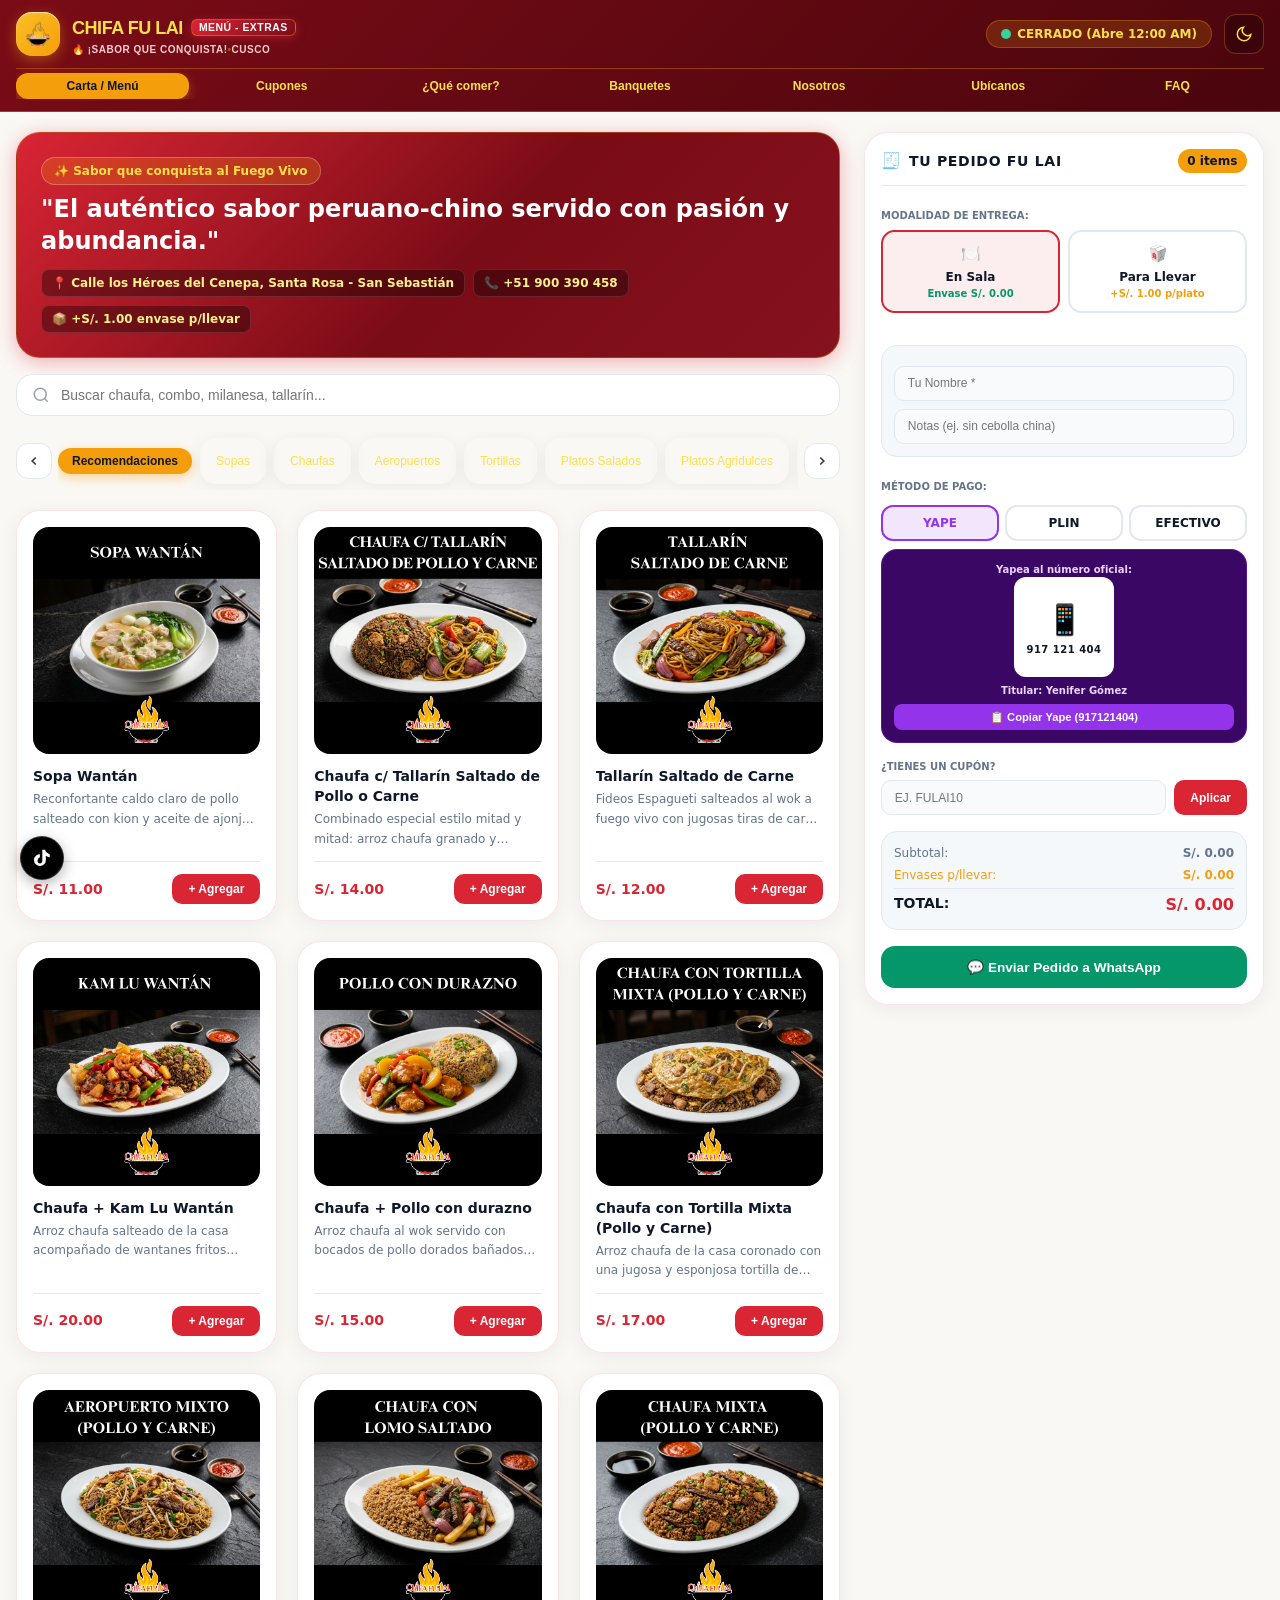
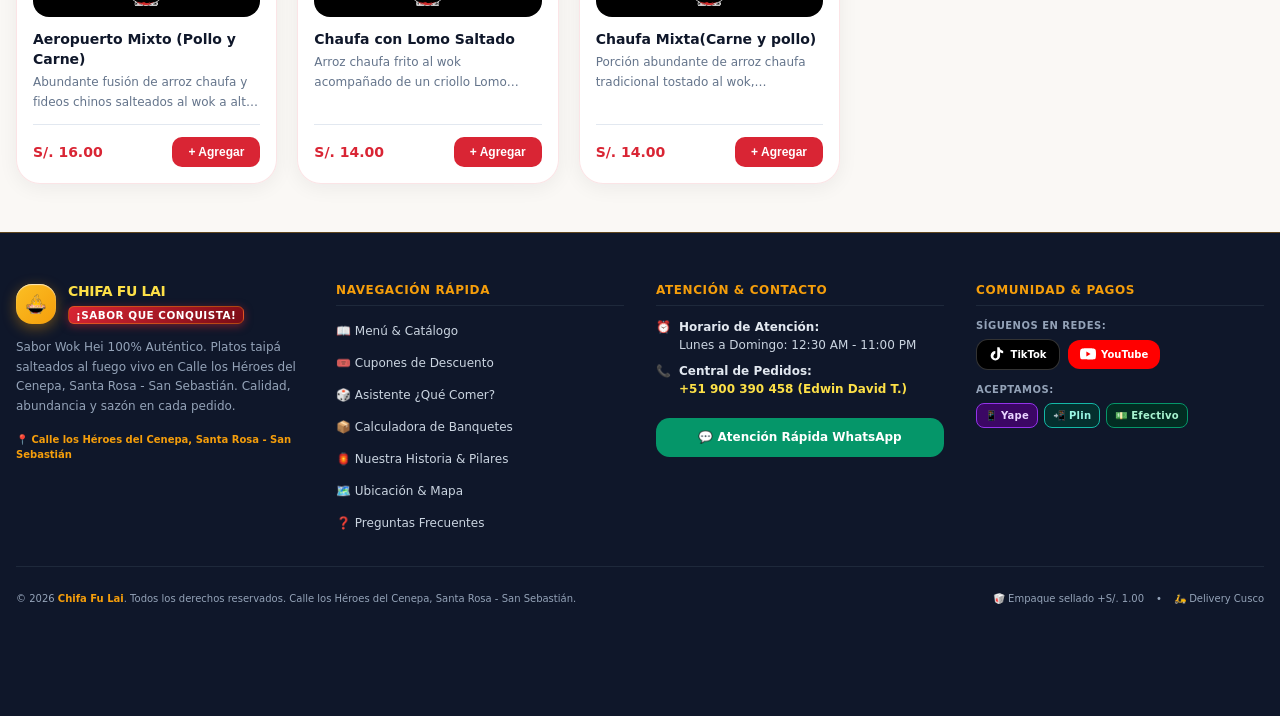
<file: index.html>
<!-- ====================================================================
     PROYECTO: CHIFA FU LAI - CARTA DIGITAL & SISTEMA DE PEDIDOS
     ARCHIVO: index.html (Estructura HTML5 Principal - SPA)
     VERSIÓN: 2.0.0 (Edición Chifa Fu Lai 100% Completa)
     AUTOR: LUIS MIGUEL VERDE GUILLEN - Equipo de Desarrollo Web
     UBICACIÓN: Calle los Héroes del Cenepa, Santa Rosa - San Sebastián PERÚ
     DESCRIPCIÓN: Interfaz web responsive Single Page Application (SPA) 
                  diseñada para ventas y pedidos directos por WhatsApp.
                  Incluye catálogo dinámico de productos, cupones de descuento,
                  asistente "Sorpréndeme", calculadora de banquetes, mapa 
                  interactivo, acordeón FAQ y botones flotantes laterales.
     ==================================================================== -->

<!DOCTYPE html>
<html lang="es" class="light">
<head>
  <!-- METADATOS BÁSICOS Y CONFIGURACIÓN -->
  <meta charset="UTF-8" />
  <meta name="viewport" content="width=device-width, initial-scale=1.0" />
  <title>CHIFA FU LAI - Carta Digital & Pedidos | ¡Sabor que conquista!</title>

  <!-- SEGURIDAD HTTP Y CONTENT SECURITY POLICY (CSP) -->
  <meta http-equiv="Content-Security-Policy" content="default-src 'self'; script-src 'self' 'unsafe-inline'; style-src 'self' 'unsafe-inline' https://fonts.googleapis.com; font-src 'self' https://fonts.gstatic.com; img-src 'self' data: https://placehold.co https://*.google.com https://*.gstatic.com; frame-src 'self' https://maps.google.com https://www.google.com https://*.google.com; connect-src 'self';" />

  <!-- METADATOS SEO Y OPEN GRAPH (SOCIAL MEDIA PREVIEWS) -->
  <meta name="description" content="Carta digital y sistema de pedidos al wok del restaurante Chifa Fu Lai en Cusco, Calle los Héroes del Cenepa, Santa Rosa - San Sebastián ¡Sabor que conquista con platos taipá salteados al fuego vivo!" />
  <meta property="og:title" content="CHIFA FU LAI - Carta Digital & Pedidos | Cusco" />
  <meta property="og:description" content="¡Sabor que conquista! Chaufas, Combos, Tallarines y Banquetes en Calle los Héroes del Cenepa, Santa Rosa - San Sebastián" />
  <meta property="og:image" content="img/combos/combo-a.jpg" />
  <meta property="og:type" content="website" />
  <meta property="og:locale" content="es_PE" />

  <!-- FAVICON COMERCIAL -->
  <link rel="icon" type="image/svg+xml" href="img/gemini-svg.svg" />
  
  <!-- HOJA DE ESTILOS PRINCIPAL -->
  <link rel="stylesheet" href="style/style.css" />
  
  <!-- FUENTES TIPOGRÁFICAS (GOOGLE FONTS - PLUS JAKARTA SANS) -->
  <link rel="preconnect" href="https://fonts.googleapis.com">
  <link rel="preconnect" href="https://fonts.gstatic.com" crossorigin>
  <link href="https://fonts.googleapis.com/css2?family=Plus+Jakarta+Sans:wght@400;500;600;700;800;900&display=swap" rel="stylesheet">
</head>

<body class="bg-cream dark-bg-dark text-slate-900 dark-text-slate-100 min-h-screen">

  <!-- ==================================================================== -->
  <!-- ENCABEZADO GENERAL DE LA APLICACIÓN (HEADER & NAVEGACIÓN STICKY)     -->
  <!-- ==================================================================== -->
  <header id="main-header" class="header-nav sticky-top z-40 text-white">
    <div class="max-w-7xl mx-auto px-4 py-3">
      
      <!-- SUBSECCIÓN: BRANDING, ESTADO DEL LOCAL Y BOTÓN DE TEMA -->
      <div class="flex items-center justify-between gap-3">
        
        <!-- Logo Interactivo y Nombre Comercial -->
        <button type="button" class="flex items-center gap-3 cursor-pointer brand-btn text-left bg-transparent border-0 group" id="brand-logo-btn" aria-label="Ir al inicio de la carta">

          <!-- Logo de la Marca en SVG -->
          <div class="brand-logo-box w-11 h-11 rounded-2xl flex items-center justify-center text-slate-950 flex-shrink-0 relative overflow-hidden">
            <div class="absolute inset-0 brand-logo-shine opacity-0 group-hover:opacity-100 transition-opacity duration-300"></div>

            <img src="img/gemini-svg.svg" alt="Logo Chifa Fu Lai" class="w-6 h-6 brand-flame-icon transition-transform duration-300 object-contain" />
          </div>

          <!-- Títulos y Eslogan Comercial -->
          <div>
            <div class="flex items-center gap-2">
              <h1 class="text-base sm-text-lg font-black tracking-tight text-amber-300 m-0 leading-tight group-hover:text-amber-gold transition-colors">
                CHIFA FU LAI
              </h1>
              <span class="badge-chifa-glow">Menú - Extras</span>
            </div>
            <p class="text-sub-brand uppercase mt-0-5 flex items-center gap-1.5 m-0 font-extrabold tracking-wider text-micro">
              <span>🔥 ¡SABOR QUE CONQUISTA!</span>
              <span class="text-amber-gold opacity-50">•</span>
              <span>CUSCO</span>
            </p>
          </div>
        </button>

        <!-- Acciones Superiores: Insignia Estado Escritorio y Conmutador de Modo Oscuro -->
        <div class="flex items-center gap-3">
          <div id="status-badge-desktop" class="hidden sm-inline-flex items-center gap-1-5 px-3-5 py-1 rounded-full text-xs font-bold bg-amber-trans text-amber-300 border-amber-trans">
            <span id="dot-desktop" class="w-2-5 h-2-5 rounded-full bg-emerald-400 animate-ping"></span>
            <span id="text-desktop">ABIERTO</span>
          </div>

          <button id="theme-toggle-btn" class="w-10 h-10 rounded-xl bg-black-25 text-amber-300 flex items-center justify-center active-scale border-amber-trans cursor-pointer" aria-label="Cambiar Tema">
            <svg id="theme-icon-sun" class="icon-md hidden" viewBox="0 0 24 24" fill="none" stroke="currentColor" stroke-width="2" aria-hidden="true"><circle cx="12" cy="12" r="5"/><line x1="12" y1="1" x2="12" y2="3"/><line x1="12" y1="21" x2="12" y2="23"/><line x1="4.22" y1="4.22" x2="5.64" y2="5.64"/><line x1="18.36" y1="18.36" x2="19.78" y2="19.78"/><line x1="1" y1="12" x2="3" y2="12"/><line x1="21" y1="12" x2="23" y2="12"/><line x1="4.22" y1="19.78" x2="5.64" y2="18.36"/><line x1="18.36" y1="5.64" x2="19.78" y2="4.22"/></svg>
            <svg id="theme-icon-moon" class="icon-md" viewBox="0 0 24 24" fill="none" stroke="currentColor" stroke-width="2" aria-hidden="true"><path d="M21 12.79A9 9 0 1 1 11.21 3 7 7 0 0 0 21 12.79z"/></svg>
          </button>
        </div>
      </div>

      <!-- SUBSECCIÓN: BARRA DE ESTADO SECUNDARIA PARA DISPOSITIVOS MÓVILES -->
      <div class="mt-2-5 sm-hidden flex items-center justify-between text-xs border-t-amber pt-2">
        <div id="status-badge-mobile" class="inline-flex items-center gap-1-5 px-2-5 py-0-5 rounded-full text-xs font-bold bg-amber-trans text-amber-200 border-amber-trans">
          <span id="dot-mobile" class="w-2 h-2 rounded-full bg-emerald-400"></span>
          <span id="text-mobile">ABIERTO (12:30 AM - 11:00 PM)</span>
        </div>
        <span class="text-xs font-medium text-amber-200">
          📍 Calle los Héroes del Cenepa, Santa Rosa - San Sebastián
        </span>
      </div>

      <!-- SUBSECCIÓN: PESTAÑAS DE NAVEGACIÓN PRINCIPAL (Navegación SPA) -->
      <nav class="flex items-center gap-1-5 mt-3 pt-1 border-t-amber overflow-x-auto no-scrollbar scroll-smooth w-full" aria-label="Navegación principal" role="tablist">
        <button id="tab-btn-sec-carta" class="tab-btn active-tab flex-1 min-w-max px-3-5 py-1-5 rounded-xl text-xs font-black flex items-center justify-center gap-1-5 text-center" role="tab" aria-selected="true" aria-controls="sec-carta">
          <span>Carta / Menú</span>
        </button>
        <button id="tab-btn-sec-promos" class="tab-btn flex-1 min-w-max px-3-5 py-1-5 rounded-xl text-xs font-black flex items-center justify-center gap-1-5 text-center" role="tab" aria-selected="false" aria-controls="sec-promos">
          <span>Cupones</span>
        </button>
        <button id="tab-btn-sec-sorprendeme" class="tab-btn flex-1 min-w-max px-3-5 py-1-5 rounded-xl text-xs font-black flex items-center justify-center gap-1-5 text-center" role="tab" aria-selected="false" aria-controls="sec-sorprendeme">
          <span>¿Qué comer?</span>
        </button>
        <button id="tab-btn-sec-banquetes" class="tab-btn flex-1 min-w-max px-3-5 py-1-5 rounded-xl text-xs font-black flex items-center justify-center gap-1-5 text-center" role="tab" aria-selected="false" aria-controls="sec-banquetes">
          <span>Banquetes</span>
        </button>
        <button id="tab-btn-sec-nosotros" class="tab-btn flex-1 min-w-max px-3-5 py-1-5 rounded-xl text-xs font-black flex items-center justify-center gap-1-5 text-center" role="tab" aria-selected="false" aria-controls="sec-nosotros">
          <span>Nosotros</span>
        </button>
        <button id="tab-btn-sec-ubicacion" class="tab-btn flex-1 min-w-max px-3-5 py-1-5 rounded-xl text-xs font-black flex items-center justify-center gap-1-5 text-center" role="tab" aria-selected="false" aria-controls="sec-ubicacion">
          <span>Ubícanos</span>
        </button>
        <button id="tab-btn-sec-faq" class="tab-btn flex-1 min-w-max px-3-5 py-1-5 rounded-xl text-xs font-black flex items-center justify-center gap-1-5 text-center" role="tab" aria-selected="false" aria-controls="sec-faq">
          <span>FAQ</span>
        </button>
      </nav>
    </div>
  </header>

  <!-- ==================================================================== -->
  <!-- CONTENEDOR PRINCIPAL DE CONTENIDO SPA Y SIDEBAR                    -->
  <!-- ==================================================================== -->
  <main class="max-w-7xl mx-auto px-4 pt-5 pb-28 lg-pb-12">
    <div class="lg-grid lg-grid-cols-12 lg-gap-6 items-start">
      
      <!-- ================================================================ -->
      <!-- COLUMNA PRINCIPAL DE MÓDULOS (8 COLUMNAS DESKTOP)                -->
      <!-- ================================================================ -->
      <div class="lg-col-span-8 space-y-5">

        <!-- -------------------------------------------------------------- -->
        <!-- MÓDULO 1: CARTA VIRTUAL Y CATÁLOGO DE PRODUCTOS                 -->
        <!-- -------------------------------------------------------------- -->
        <section id="sec-carta" class="spa-section space-y-4" role="tabpanel" aria-labelledby="tab-btn-sec-carta">
          
          <!-- Banner Hero de Bienvenida -->
          <div class="hero-banner rounded-3xl p-5 sm-p-6 shadow-lg border-amber-trans text-white relative overflow-hidden">
            <div class="relative z-10 space-y-2">
              <div class="badge-hero inline-flex items-center gap-2 px-3 py-1 rounded-full text-xs font-extrabold">
                ✨ Sabor que conquista al Fuego Vivo
              </div>
              <h2 class="text-xl sm-text-2xl font-black leading-tight text-white m-0">
                "El auténtico sabor peruano-chino servido con pasión y abundancia."
              </h2>
              <div class="flex flex-wrap gap-2 pt-1 text-xs">
                <span class="chip-info">📍 Calle los Héroes del Cenepa, Santa Rosa - San Sebastián</span>
                <span class="chip-info">📞 +51 900 390 458</span>
                <span class="chip-info">📦 +S/. 1.00 envase p/llevar</span>
              </div>
            </div>
          </div>

          <!-- Barra de Búsqueda Interactiva de Platos -->
          <div class="relative">
            <label for="search-input" class="sr-only">Buscar platos en el menú</label>
            <div class="search-icon-wrapper">
              <svg class="icon-md text-slate-400" viewBox="0 0 24 24" fill="none" stroke="currentColor" stroke-width="2" aria-hidden="true"><circle cx="11" cy="11" r="8"/><line x1="21" y1="21" x2="16.65" y2="16.65"/></svg>
            </div>
            <input 
              type="text" 
              id="search-input" 
              placeholder="Buscar chaufa, combo, milanesa, tallarín..." 
              class="search-field w-full rounded-2xl text-sm"
              aria-label="Buscar platos en el menú"
            />
            <button id="clear-search-btn" class="clear-btn hidden" aria-label="Limpiar búsqueda">
              <svg class="icon-md" viewBox="0 0 24 24" fill="none" stroke="currentColor" stroke-width="2" aria-hidden="true"><circle cx="12" cy="12" r="10"/><line x1="15" y1="9" x2="9" y2="15"/><line x1="9" y1="9" x2="15" y2="15"/></svg>
            </button>
          </div>

          <!-- Navegador Horizontal de Categorías (Pills) -->
          <div class="relative flex items-center gap-1-5">
            <button id="scroll-cat-prev" aria-label="Anterior categoría" class="cat-nav-btn">
              <svg class="icon-sm" viewBox="0 0 24 24" fill="none" stroke="currentColor" stroke-width="3" aria-hidden="true"><polyline points="15 18 9 12 15 6"/></svg>
            </button>

            <div id="category-pills" class="flex items-center gap-2 overflow-x-auto no-scrollbar py-1-5 scroll-smooth flex-1">
              <!-- Se renderiza dinámicamente mediante script.js -->
            </div>

            <button id="scroll-cat-next" aria-label="Siguiente categoría" class="cat-nav-btn">
              <svg class="icon-sm" viewBox="0 0 24 24" fill="none" stroke="currentColor" stroke-width="3" aria-hidden="true"><polyline points="9 18 15 12 9 6"/></svg>
            </button>
          </div>

          <!-- Contenedor Dinámico de Tarjetas del Catálogo -->
          <div id="catalog-container" class="space-y-6 pt-1">
            <!-- Se renderiza dinámicamente mediante script.js -->
          </div>

          <!-- Estado Vacío cuando no hay Resultados de Búsqueda -->
          <div id="empty-catalog-state" class="hidden text-center py-12 px-4 space-y-3 glass-card rounded-3xl">
            <div class="w-16 h-16 mx-auto rounded-full bg-slate-100 dark-bg-slate-800 flex items-center justify-center text-3xl">
              🥢
            </div>
            <h3 class="text-base font-bold">No encontramos platos que coincidan</h3>
            <p class="text-xs text-slate-500">Intenta buscar con otros términos como "Chaufa", "Combo" o "Lomo".</p>
            <button id="reset-filters-btn" class="inline-flex items-center gap-2 px-4 py-2 rounded-xl bg-crimson text-white text-xs font-bold active-scale cursor-pointer border-0">
              🔄 Ver todo el menú
            </button>
          </div>
        </section>

        <!-- -------------------------------------------------------------- -->
        <!-- MÓDULO 2: PROMOCIONES Y CUPONES DE DESCUENTO                    -->
        <!-- -------------------------------------------------------------- -->
        <section id="sec-promos" class="spa-section hidden space-y-5" role="tabpanel" aria-labelledby="tab-btn-sec-promos">
          
          <!-- Banner Oferta Flash con Temporizador -->
          <div class="glass-card rounded-3xl p-5 border-2 border-amber-400 space-y-4">
            <div class="flex items-center justify-between flex-wrap gap-2">
              <span class="badge-flash">⚡ Oferta Flash Fu Lai</span>
              <div class="flex items-center gap-1-5 text-xs font-black">
                <span>⏰ Termina en:</span>
                <span id="promo-timer" class="timer-box">03:45:12</span>
              </div>
            </div>

            <div class="flex items-center justify-between gap-4 p-3.5 rounded-2xl bg-amber-soft border-amber-trans">
              <div class="space-y-1 flex-1">
                <h3 class="text-sm font-black m-0">PROMOCIÓN: Chaufa c/ Lomo Saltado + Tortilla</h3>
                <p class="text-xs text-slate-500 m-0">Pide hoy y obtén porción adicional de plátano frito gratis.</p>
                <div class="mt-2 flex items-center gap-2">
                  <span class="text-xs text-slate-400 line-through">S/. 18.00</span>
                  <span class="text-sm font-black text-crimson dark-text-amber">S/. 17.00</span>
                </div>
              </div>
              <button id="promo-add-btn" class="btn-primary-sm cursor-pointer">+ Aprovechar</button>
            </div>
          </div>

          <!-- Lista de Cupones Disponibles -->
          <div class="space-y-3">
            <h3 class="text-sm font-black flex items-center gap-2 m-0">🎟️ Cupones de Descuento Fu Lai</h3>

            <!-- Cupón 1: Bienvenida -->
            <div class="glass-card rounded-2xl p-4 flex items-center justify-between border-l-4 border-l-amber">
              <div class="space-y-1">
                <span class="coupon-tag text-amber">Cupón de Bienvenida</span>
                <h4 class="text-xs font-black m-0">FULAI10</h4>
                <p class="text-xs text-slate-500 m-0">Descuento de S/. 2.00 en pedidos mayores a S/. 30.00</p>
              </div>
              <button class="btn-copy-coupon cursor-pointer" data-code="FULAI10">📋 Copiar</button>
            </div>

            <!-- Cupón 2: Clientes Frecuentes -->
            <div class="glass-card rounded-2xl p-4 flex items-center justify-between border-l-4 border-l-crimson">
              <div class="space-y-1">
                <span class="coupon-tag text-crimson">Clientes Frecuentes</span>
                <h4 class="text-xs font-black m-0">FULAIVIP</h4>
                <p class="text-xs text-slate-500 m-0">¡Gratis 1 Jarra de Chicha Morada (1 Litro) por compras mayores a S/. 50.00!</p>
              </div>
              <button class="btn-copy-coupon btn-crimson-copy cursor-pointer" data-code="FULAIVIP">📋 Copiar</button>
            </div>
          </div>
        </section>

        <!-- -------------------------------------------------------------- -->
        <!-- MÓDULO 3: ASISTENTE INTERACTIVO "¿QUÉ COMER HOY?"               -->
        <!-- -------------------------------------------------------------- -->
        <section id="sec-sorprendeme" class="spa-section hidden space-y-5" role="tabpanel" aria-labelledby="tab-btn-sec-sorprendeme">
          <div class="glass-card rounded-3xl p-6 text-center space-y-4">
            <div class="w-14 h-14 mx-auto rounded-2xl bg-amber-soft text-3xl flex items-center justify-center">🎲</div>
            <div>
              <h2 class="text-lg font-black text-amber-gold m-0">¿No sabes qué pedir hoy en Chifa Fu Lai?</h2>
              <p class="text-xs text-slate-500 m-0 mt-1">Ajusta tu presupuesto y nivel de hambre, ¡y déjanos elegir por ti!</p>
            </div>

            <!-- Formularios del Asistente -->
            <div class="space-y-4 text-left pt-2">
              <div class="space-y-1-5">
                <div class="flex justify-between text-xs font-bold">
                  <span>Tu Presupuesto Máximo:</span>
                  <span id="budget-value" class="text-crimson dark-text-amber text-sm font-black">S/. 18.00</span>
                </div>
                <label for="budget-range" class="sr-only">Presupuesto máximo</label>
                <input type="range" id="budget-range" min="8" max="30" step="1" value="18" class="range-slider" aria-label="Presupuesto máximo" />
              </div>

              <div class="space-y-1-5">
                <label class="block text-xs font-bold">¿Con quién vas a comer?</label>
                <div class="grid grid-cols-3 gap-2">
                  <button type="button" class="hunger-type-btn active cursor-pointer" data-type="solo">👤 Solo</button>
                  <button type="button" class="hunger-type-btn cursor-pointer" data-type="pareja">👥 En Pareja</button>
                  <button type="button" class="hunger-type-btn cursor-pointer" data-type="familiar">👨‍👩‍👧‍👦 Olla Taipá</button>
                </div>
              </div>
            </div>

            <button id="roulette-spin-btn" class="btn-gradient-wide cursor-pointer">
              <span>🎲 ¡Sorpréndeme con la Elección Fu Lai!</span>
            </button>
          </div>

          <!-- Tarjeta de Resultado de Recomendación -->
          <div id="recommendation-result" class="hidden glass-card rounded-3xl p-5 border-2 border-amber-400 space-y-3">
            <span class="badge-rec">Recomendación Fu Lai</span>
            <h3 id="rec-title" class="text-base font-black m-0">--</h3>
            <p id="rec-desc" class="text-xs text-slate-500 m-0">--</p>
            <div class="flex items-center justify-between pt-2">
              <span id="rec-price" class="text-base font-black text-crimson dark-text-amber">S/. 0.00</span>
              <button id="rec-add-btn" class="btn-primary-sm cursor-pointer">+ Añadir a mi pedido</button>
            </div>
          </div>
        </section>

        <!-- -------------------------------------------------------------- -->
        <!-- MÓDULO 4: CALCULADORA DE BANQUETES Y EVENTOS                   -->
        <!-- -------------------------------------------------------------- -->
        <section id="sec-banquetes" class="spa-section hidden space-y-5" role="tabpanel" aria-labelledby="tab-btn-sec-banquetes">
          <div class="glass-card rounded-3xl p-6 space-y-4">
            <div class="flex items-center gap-3">
              <div class="w-12 h-12 rounded-2xl bg-crimson-soft text-2xl flex items-center justify-center flex-shrink-0">📦</div>
              <div>
                <h2 class="text-base font-extrabold text-amber-gold m-0">Calculadora de Banquetes Fu Lai</h2>
                <p class="text-xs text-slate-500 m-0">Planifica la comida para tus eventos, reuniones o familia</p>
              </div>
            </div>

            <div class="space-y-4 pt-2">
              <div class="space-y-1-5">
                <div class="flex justify-between text-xs font-bold">
                  <span>Número de Personas:</span>
                  <span id="guests-count" class="text-crimson dark-text-amber text-sm font-black">6 Personas</span>
                </div>
                <label for="guests-range" class="sr-only">Número de personas para el banquete</label>
                <input type="range" id="guests-range" min="2" max="40" step="1" value="6" class="range-slider" aria-label="Número de personas" />
              </div>

              <!-- Resumen Calculado de Platos -->
              <div class="banquet-summary-box space-y-2-5 text-xs p-4 rounded-2xl bg-slate-soft border">
                <h4 class="font-extrabold border-b pb-1 m-0">Sugerencia de Menú Fu Lai:</h4>
                <ul id="banquet-items-list" class="space-y-1 text-slate-500 list-none p-0 m-0"></ul>
                <div class="pt-2 border-t flex justify-between items-center">
                  <span class="font-bold">Costo Estimado Total:</span>
                  <span id="banquet-total-price" class="text-sm font-black text-crimson dark-text-amber">S/. 0.00</span>
                </div>
              </div>

              <button id="add-banquet-btn" class="btn-emerald-wide cursor-pointer">
                🛒 Cargar Sugerencia al Carrito
              </button>
            </div>
          </div>
        </section>

        <!-- -------------------------------------------------------------- -->
        <!-- MÓDULO 5: NOSOTROS, HISTORIA Y GARANTÍA DE CALIDAD             -->
        <!-- -------------------------------------------------------------- -->
        <section id="sec-nosotros" class="spa-section hidden space-y-5" role="tabpanel" aria-labelledby="tab-btn-sec-nosotros">
          
          <!-- Historia y Manifiesto Comercial -->
          <div class="glass-card rounded-3xl p-6 space-y-4 border-2 border-amber-trans relative overflow-hidden">
            <div class="flex items-center gap-3">
              <div class="w-12 h-12 rounded-2xl bg-amber-soft text-2xl flex items-center justify-center flex-shrink-0">🏮</div>
              <div>
                <span class="badge-chifa-glow">Nuestra Identidad</span>
                <h2 class="text-lg font-black text-amber-gold m-0 mt-1">La Esencia de Chifa Fu Lai</h2>
              </div>
            </div>

            <p class="text-xs leading-relaxed text-slate-600 dark-text-slate-300 m-0">
              En <strong class="text-crimson dark-text-amber">Chifa Fu Lai ( Av. La Cultura - Paradero Santa Rosa con Los Heroes del Cenepa, Cusco)</strong> nos inspira un propósito claro: <em>¡Sabor que conquista!</em>. Combinamos la tradición milenaria del salteado al wok cantonés con los insumos más frescos del valle sagrado y la calidez del servicio cusqueño.
            </p>

            <p class="text-xs leading-relaxed text-slate-600 dark-text-slate-300 m-0">
              Servimos porciones verdaderamente <strong>Taipá</strong>, pensadas para deleitar a cada comensal con un toque único de fuego vivo, vegetales crocantes y sazón inolvidable en cada bocado.
            </p>

            <!-- Métricas de Impacto Social -->
            <div class="grid grid-cols-3 gap-2 pt-3 border-t border-b py-3 text-center">
              <div class="space-y-0.5">
                <span class="text-base font-black text-crimson dark-text-amber block">+60,000</span>
                <span class="text-micro font-extrabold text-slate-500 uppercase tracking-wider block">Platos Servidos</span>
              </div>
              <div class="space-y-0.5 border-l border-r">
                <span class="text-base font-black text-amber-gold block">4.9 ★</span>
                <span class="text-micro font-extrabold text-slate-500 uppercase tracking-wider block">+500 Opiniones</span>
              </div>
              <div class="space-y-0.5">
                <span class="text-base font-black text-emerald-600 dark-text-amber block">100%</span>
                <span class="text-micro font-extrabold text-slate-500 uppercase tracking-wider block">Calidad Fu Lai</span>
              </div>
            </div>
          </div>

          <!-- Los 4 Pilares de Preparación -->
          <div class="glass-card rounded-3xl p-6 space-y-4">
            <div class="text-center space-y-1">
              <h3 class="text-xs font-black uppercase tracking-wider text-amber-gold m-0">Nuestros 4 Pilares Fu Lai</h3>
              <p class="text-micro text-slate-500 m-0">La fórmula que conquista el paladar cusqueño día a día</p>
            </div>

            <div class="grid grid-cols-2 gap-3 pt-2">
              <div class="feature-card space-y-1.5 p-4 rounded-2xl bg-slate-soft border">
                <div class="flex items-center gap-2">
                  <span class="text-xl">🔥</span>
                  <h4 class="text-xs font-black m-0">Wok Hei al Instante</h4>
                </div>
                <p class="text-micro text-slate-500 m-0 leading-relaxed">
                  Cada plato es salteado individualmente al momento de tu pedido a altas temperaturas para lograr el ahumado perfecto.
                </p>
              </div>

              <div class="feature-card space-y-1.5 p-4 rounded-2xl bg-slate-soft border">
                <div class="flex items-center gap-2">
                  <span class="text-xl">🍱</span>
                  <h4 class="text-xs font-black m-0">Abundancia Taipá</h4>
                </div>
                <p class="text-micro text-slate-500 m-0 leading-relaxed">
                  Platos contundentes y llenos de sabor. Servimos porciones generosas para garantizar tu total satisfacción.
                </p>
              </div>

              <div class="feature-card space-y-1.5 p-4 rounded-2xl bg-slate-soft border">
                <div class="flex items-center gap-2">
                  <span class="text-xl">🥬</span>
                  <h4 class="text-xs font-black m-0">Insumos de Primera</h4>
                </div>
                <p class="text-micro text-slate-500 m-0 leading-relaxed">
                  Seleccionamos carnes, vegetales y especias frescas diariamente para garantizar la textura y aroma distintivo.
                </p>
              </div>

              <div class="feature-card space-y-1.5 p-4 rounded-2xl bg-slate-soft border">
                <div class="flex items-center gap-2">
                  <span class="text-xl">🧼</span>
                  <h4 class="text-xs font-black m-0">Higiene Insuperable</h4>
                </div>
                <p class="text-micro text-slate-500 m-0 leading-relaxed">
                  Cuidamos minuciosamente el protocolo de limpieza y manipulación de alimentos en cada etapa de preparación.
                </p>
              </div>
            </div>
          </div>

          <!-- Pasión Cusqueña al Wok -->
          <div class="glass-card rounded-3xl p-6 space-y-3">
            <div class="flex items-center gap-3">
              <div class="w-10 h-10 rounded-xl bg-crimson-soft text-xl flex items-center justify-center flex-shrink-0">👨‍🍳</div>
              <div>
                <h3 class="text-xs font-black uppercase tracking-wider text-amber-gold m-0">Maestros del Fuego Vivo</h3>
                <p class="text-micro text-slate-500 m-0">Tradición y modernidad en la cocina oriental</p>
              </div>
            </div>

            <p class="text-xs leading-relaxed text-slate-600 dark-text-slate-300 m-0">
              En Chifa Fu Lai, nuestros chefs combinan años de maestría en el dominio de la llama viva con recetas secretas de adobo y salsas artesanales. Desde nuestros chaufas hasta los combinados especiales, cada plato refleja pasión por la buena comida.
            </p>
          </div>

          <!-- Sello de Garantía Total -->
          <div class="glass-card rounded-2xl p-4 flex items-center gap-3 border-l-4 border-l-amber bg-amber-soft">
            <span class="text-2xl flex-shrink-0">🤝</span>
            <div class="space-y-1">
              <h4 class="text-xs font-black text-slate-900 dark-text-slate-100 m-0">Garantía de Satisfacción Fu Lai</h4>
              <p class="text-micro text-slate-500 m-0 leading-relaxed">
                ¡Tu felicidad es primero! Si tu plato no llega con la temperatura adecuada o la sazón esperada, comunícate inmediatamente con nuestro equipo y te lo solucionamos al instante.
              </p>
            </div>
          </div>
        </section>

        <!-- -------------------------------------------------------------- -->
        <!-- MÓDULO 6: UBICACIÓN, MAPA GOOGLE MAPS Y REFERENCIAS             -->
        <!-- -------------------------------------------------------------- -->
        <section id="sec-ubicacion" class="spa-section hidden space-y-5" role="tabpanel" aria-labelledby="tab-btn-sec-ubicacion">
          
          <!-- Mapa e Información de Ubicación -->
          <div class="glass-card rounded-3xl p-6 space-y-4 border-2 border-amber-trans">
            <div class="flex items-center justify-between flex-wrap gap-2">
              <div class="flex items-center gap-3">
                <div class="w-12 h-12 rounded-2xl bg-crimson-soft text-2xl flex items-center justify-center flex-shrink-0">📍</div>
                <div>
                  <span class="badge-chifa-glow">Ubicación - Cusco</span>
                  <h2 class="text-lg font-black text-amber-gold m-0 mt-0.5">¿Dónde Encontrarnos?</h2>
                </div>
              </div>
              <span class="text-micro font-extrabold px-3 py-1 rounded-full bg-amber-soft text-amber-gold border-amber-trans">
                Calle los Héroes del Cenepa, Santa Rosa - San Sebastián
              </span>
            </div>

            <!-- Mapa Interactivo Integrado de Google Maps -->
            <div class="relative w-full h-64 rounded-2xl overflow-hidden border shadow-inner">
              <iframe 
                title="Ubicación Chifa Fu Lai - Cusco"
                src="https://www.google.com/maps/embed?pb=!1m18!1m12!1m3!1d1054.3659092619805!2d-71.92183379202172!3d-13.532131821527633!2m3!1f0!2f0!3f0!3m2!1i1024!2i768!4f13.1!3m3!1m2!1s0x916e7f9cb44b4a73%3A0x218f977320d52581!2sChifa%20Fu%20Lai%20-%20Cusco!5e1!3m2!1ses!2spe!4v1794486227648!5m2!1ses!2spe" 
                class="w-full h-full border-0" 
                allowfullscreen="" 
                loading="lazy" 
                referrerpolicy="strict-origin-when-cross-origin">
              </iframe>
            </div>

            <!-- Enlaces de Navegación Rápida -->
            <div class="grid grid-cols-2 sm-grid-cols-4 gap-2 pt-1">
              <a href="https://www.google.com/maps/search/?api=1&query=-13.5321318,-71.9218338" target="_blank" rel="noopener noreferrer" class="btn-primary-link text-center">
                🗺️ Google Maps
              </a>
              <a href="https://waze.com/ul?ll=-13.5321318,-71.9218338&navigate=yes" target="_blank" rel="noopener noreferrer" class="btn-primary-link bg-slate-800 text-center">
                🚗 Abrir en Waze
              </a>
              <a href="https://wa.me/51900390458?text=Hola,%20quisiera%20pedir%20para%20recoger%20en%20el%20local" target="_blank" rel="noopener noreferrer" class="btn-emerald-link text-center">
                💬 Pedir p/ Recoger
              </a>
              <a href="tel:900390458" class="btn-emerald-link bg-emerald-700 text-center">
                📞 Llamar al Local
              </a>
            </div>
          </div>

          <!-- Guía de Referencias Locales -->
          <div class="glass-card rounded-3xl p-6 space-y-4">
            <h3 class="text-xs font-black uppercase tracking-wider text-amber-gold m-0 flex items-center gap-2">
              🧭 Referencias de Llegada al Restaurante
            </h3>

            <div class="space-y-3">
              <div class="info-block flex items-start gap-3 p-3.5 rounded-2xl bg-slate-soft border">
                <span class="text-xl flex-shrink-0">🏢</span>
                <div class="space-y-0.5">
                  <h4 class="text-xs font-black text-slate-900 dark-text-slate-100 m-0">Ubicación Principal</h4>
                  <p class="text-micro text-slate-500 m-0 leading-relaxed">
                    Nos encontramos en Calle los Héroes del Cenepa, Santa Rosa - San Sebastián, Cusco (08004). Reconocerás fácilmente nuestro local por el letrero luminoso de Chifa Fu Lai.
                  </p>
                </div>
              </div>

              <div class="info-block flex items-start gap-3 p-3.5 rounded-2xl bg-slate-soft border">
                <span class="text-xl flex-shrink-0">📍</span>
                <div class="space-y-0.5">
                  <h4 class="text-xs font-black text-slate-900 dark-text-slate-100 m-0">Puntos de Referencia Cercanos</h4>
                  <p class="text-micro text-slate-500 m-0 leading-relaxed">
                    Ubicados en Santa Rosa - San Sebastián, con acceso fluido para transporte público, taxis y pedidos directos a domicilio.
                  </p>
                </div>
              </div>

              <div class="info-block flex items-start gap-3 p-3.5 rounded-2xl bg-slate-soft border">
                <span class="text-xl flex-shrink-0">🛵</span>
                <div class="space-y-0.5">
                  <h4 class="text-xs font-black text-slate-900 dark-text-slate-100 m-0">Estacionamiento y Recojo Rápido</h4>
                  <p class="text-micro text-slate-500 m-0 leading-relaxed">
                    Zona accesible para estacionamiento temporal y recojo directo de pedidos para llevar o unidades de delivery.
                  </p>
                </div>
              </div>
            </div>
          </div>

          <!-- Horario de Atención y Servicios -->
          <div class="grid grid-cols-1 sm-grid-cols-2 gap-4">
            
            <!-- Bloque de Horarios -->
            <div class="glass-card rounded-3xl p-5 space-y-3 border-l-4 border-l-amber">
              <div class="flex items-center gap-2">
                <span class="text-xl">⏰</span>
                <div>
                  <h4 class="text-xs font-black uppercase m-0">Horario de Atención</h4>
                  <p class="text-micro text-slate-500 m-0">Abierto los 7 días de la semana</p>
                </div>
              </div>
              <div class="p-3 rounded-2xl bg-amber-soft text-slate-900 dark-text-slate-100 space-y-1">
                <div class="flex justify-between text-xs font-bold">
                  <span>Lunes a Domingo:</span>
                  <span class="text-crimson dark-text-amber">12:30 AM – 11:00 PM</span>
                </div>
                <p class="text-micro text-slate-500 m-0 pt-1 border-t border-amber-trans">
                  💡 <strong>Tip Fu Lai:</strong> Durante horas punta (1:00 PM - 3:00 PM / 7:30 PM - 9:00 PM), haz tu pedido por WhatsApp para agilizar tu atención.
                </p>
              </div>
            </div>

            <!-- Bloque de Comodidades del Local -->
            <div class="glass-card rounded-3xl p-5 space-y-3 border-l-4 border-l-crimson">
              <div class="flex items-center gap-2">
                <span class="text-xl">🍽️</span>
                <div>
                  <h4 class="text-xs font-black uppercase m-0">Servicios del Local</h4>
                  <p class="text-micro text-slate-500 m-0">Pensado para tu máxima comodidad</p>
                </div>
              </div>
              <ul class="space-y-1.5 text-xs text-slate-600 dark-text-slate-300 list-none p-0 m-0">
                <li class="flex items-center gap-2">
                  <span class="text-emerald-600">✓</span> Salón acogedor y climatizado.
                </li>
                <li class="flex items-center gap-2">
                  <span class="text-emerald-600">✓</span> Empaque térmico hermético para llevar (+S/. 1.00).
                </li>
                <li class="flex items-center gap-2">
                  <span class="text-emerald-600">✓</span> Aceptamos Yape (Yenifer Gómez), Plin (Edwin David Torres) y Efectivo.
                </li>
                <li class="flex items-center gap-2">
                  <span class="text-emerald-600">✓</span> Wi-Fi de alta velocidad para clientes.
                </li>
              </ul>
            </div>

          </div>
        </section>

        <!-- -------------------------------------------------------------- -->
        <!-- MÓDULO 7: CENTRO DE AYUDA Y PREGUNTAS FRECUENTES (FAQ)          -->
        <!-- -------------------------------------------------------------- -->
        <section id="sec-faq" class="spa-section hidden space-y-5" role="tabpanel" aria-labelledby="tab-btn-sec-faq">
          
          <div class="text-center space-y-1">
            <span class="badge-chifa-glow">Centro de Ayuda</span>
            <h2 class="text-lg font-black text-amber-gold m-0 mt-1">Preguntas Frecuentes</h2>
            <p class="text-xs text-slate-500 m-0">Todo lo que necesitas saber sobre Chifa Fu Lai</p>
          </div>

          <div class="space-y-4">

            <!-- Grupo FAQ 1: Pedidos y Envíos -->
            <div class="space-y-2">
              <h3 class="text-micro font-black uppercase tracking-wider text-amber-gold m-0 pl-1">
                📦 Pedidos, Envases y Delivery
              </h3>

              <div class="faq-item glass-card rounded-2xl p-4 cursor-pointer card-hover-effect">
                <div class="flex items-center justify-between font-bold text-xs">
                  <span class="text-slate-900 dark-text-slate-100">¿Cuál es el costo del envase para llevar?</span>
                  <span class="faq-arrow text-amber">▼</span>
                </div>
                <div class="faq-answer text-xs text-slate-500 pt-2 border-t border-slate-200 dark-text-slate-300 mt-2">
                  El envase térmico sellado para llevar tiene un costo adicional de <strong>S/. 1.00 por plato principal o combo</strong>. Para consumo en nuestro salón en Calle los Héroes del Cenepa, Santa Rosa - San Sebastián, el costo de vajilla es <strong>S/. 0.00</strong>.
                </div>
              </div>

              <div class="faq-item glass-card rounded-2xl p-4 cursor-pointer card-hover-effect">
                <div class="flex items-center justify-between font-bold text-xs">
                  <span class="text-slate-900 dark-text-slate-100">¿Hacen delivery en la ciudad del Cusco?</span>
                  <span class="faq-arrow text-amber">▼</span>
                </div>
                <div class="faq-answer text-xs text-slate-500 pt-2 border-t border-slate-200 dark-text-slate-300 mt-2">
                  ¡No! Realizamos envíos a domicilio dentro de Santa Rosa - San Sebastian y zonas aledañas. Al enviar tu pedido por WhatsApp te cotizamos el envío exacto.
                </div>
              </div>

              <div class="faq-item glass-card rounded-2xl p-4 cursor-pointer card-hover-effect">
                <div class="flex items-center justify-between font-bold text-xs">
                  <span class="text-slate-900 dark-text-slate-100">¿Puedo programar mi pedido para recojo?</span>
                  <span class="faq-arrow text-amber">▼</span>
                </div>
                <div class="faq-answer text-xs text-slate-500 pt-2 border-t border-slate-200 dark-text-slate-300 mt-2">
                  Sí. Puedes enviar tu carrito con anticipación indicando tu hora estimada de llegada para evitar esperas y recogerlo recién salteado.
                </div>
              </div>
            </div>

            <!-- Grupo FAQ 2: Pagos y Titular -->
            <div class="space-y-2">
              <h3 class="text-micro font-black uppercase tracking-wider text-amber-gold m-0 pl-1">
                💳 Métodos de Pago y Titular
              </h3>

              <div class="faq-item glass-card rounded-2xl p-4 cursor-pointer card-hover-effect">
                <div class="flex items-center justify-between font-bold text-xs">
                  <span class="text-slate-900 dark-text-slate-100">¿A qué nombre figuran las cuentas de Yape y Plin?</span>
                  <span class="faq-arrow text-amber">▼</span>
                </div>
                <div class="faq-answer text-xs text-slate-500 pt-2 border-t border-slate-200 dark-text-slate-300 mt-2">
                  Contamos con dos cuentas oficiales: <strong>Yape al 917 121 404</strong> (Titular: <strong>Yenifer Gómez</strong>) y <strong>Plin al 916 153 738</strong> (Titular: <strong>Edwin David Torres</strong>).
                </div>
              </div>

              <div class="faq-item glass-card rounded-2xl p-4 cursor-pointer card-hover-effect">
                <div class="flex items-center justify-between font-bold text-xs">
                  <span class="text-slate-900 dark-text-slate-100">¿Aceptan efectivo o tarjetas en el local?</span>
                  <span class="faq-arrow text-amber">▼</span>
                </div>
                <div class="faq-answer text-xs text-slate-500 pt-2 border-t border-slate-200 dark-text-slate-300 mt-2">
                  Aceptamos pago en <strong>Efectivo, Yape y Plin</strong> tanto en caja como en pedidos virtuales.
                </div>
              </div>

              <div class="faq-item glass-card rounded-2xl p-4 cursor-pointer card-hover-effect">
                <div class="flex items-center justify-between font-bold text-xs">
                  <span class="text-slate-900 dark-text-slate-100">¿Cómo utilizo los cupones de descuento?</span>
                  <span class="faq-arrow text-amber">▼</span>
                </div>
                <div class="faq-answer text-xs text-slate-500 pt-2 border-t border-slate-200 dark-text-slate-300 mt-2">
                  Ingresa a la sección "Cupones", copia códigos como <code>FULAI10</code> o <code>FULAIVIP</code> y pégalos en la casilla del carrito antes de enviar tu orden a WhatsApp.
                </div>
              </div>
            </div>

            <!-- Grupo FAQ 3: Preparación y Cocina -->
            <div class="space-y-2">
              <h3 class="text-micro font-black uppercase tracking-wider text-amber-gold m-0 pl-1">
                🍳 Horarios y Personalización
              </h3>

              <div class="faq-item glass-card rounded-2xl p-4 cursor-pointer card-hover-effect">
                <div class="flex items-center justify-between font-bold text-xs">
                  <span class="text-slate-900 dark-text-slate-100">¿Cuál es el horario de atención de Chifa Fu Lai?</span>
                  <span class="faq-arrow text-amber">▼</span>
                </div>
                <div class="faq-answer text-xs text-slate-500 pt-2 border-t border-slate-200 dark-text-slate-300 mt-2">
                  Atendemos de <strong>Lunes a Domingo de 12:30 AM a 11:00 PM</strong> en horario corrido.
                </div>
              </div>

              <div class="faq-item glass-card rounded-2xl p-4 cursor-pointer card-hover-effect">
                <div class="flex items-center justify-between font-bold text-xs">
                  <span class="text-slate-900 dark-text-slate-100">¿Puedo pedir mi plato con notas especiales?</span>
                  <span class="faq-arrow text-amber">▼</span>
                </div>
                <div class="faq-answer text-xs text-slate-500 pt-2 border-t border-slate-200 dark-text-slate-300 mt-2">
                  ¡Claro que sí! Puedes añadir notas como <em>"sin cebolla china", "bajo en sal", "con extra ají"</em> en el formulario del pedido.
                </div>
              </div>

              <div class="faq-item glass-card rounded-2xl p-4 cursor-pointer card-hover-effect">
                <div class="flex items-center justify-between font-bold text-xs">
                  <span class="text-slate-900 dark-text-slate-100">¿Tienen menú para grupos grandes o eventos?</span>
                  <span class="faq-arrow text-amber">▼</span>
                </div>
                <div class="faq-answer text-xs text-slate-500 pt-2 border-t border-slate-200 dark-text-slate-300 mt-2">
                  Utiliza la pestaña <strong>"Banquetes"</strong> para calcular sugerencias personalizadas de 2 a 40 personas con precios especiales.
                </div>
              </div>
            </div>

          </div>

          <!-- Soporte Directo WhatsApp -->
          <div class="glass-card rounded-3xl p-5 border-2 border-amber-trans text-center space-y-3 bg-amber-soft">
            <div class="w-12 h-12 mx-auto rounded-2xl bg-crimson text-2xl flex items-center justify-center text-white">
              💬
            </div>
            <div>
              <h3 class="text-xs font-black text-slate-900 dark-text-slate-100 m-0">¿Tienes alguna otra consulta?</h3>
              <p class="text-micro text-slate-500 m-0 mt-0.5">Escríbenos directamente a nuestra atención al cliente.</p>
            </div>
            <a href="https://wa.me/51900390458?text=Hola,%20tengo%20una%20consulta%20sobre%20Chifa%20Fu%20Lai" target="_blank" rel="noopener noreferrer" class="btn-emerald-wide inline-flex items-center justify-center gap-2 text-decoration-none">
              📱 Consultar por WhatsApp (+51 900 390 458)
            </a>
          </div>

        </section>

      </div>

      <!-- ================================================================ -->
      <!-- PANEL LATERAL FIJO: RESUMEN DE CARRITO Y CHECKOUT (DESKTOP)       -->
      <!-- ================================================================ -->
      <aside class="hidden lg-block lg-col-span-4 sticky-aside space-y-4">
        <div class="glass-card rounded-3xl p-5 shadow-xl border-2 border-amber-trans space-y-4">
          
          <div class="flex items-center justify-between pb-3 border-b">
            <div class="flex items-center gap-2">
              <span>🧾</span>
              <h3 class="text-sm font-black uppercase tracking-wider m-0">Tu Pedido Fu Lai</h3>
            </div>
            <span id="desktop-sidebar-count" class="badge-count">0 items</span>
          </div>

          <!-- Selector de Modalidad (Desktop) -->
          <div class="space-y-1">
            <label class="font-bold uppercase text-micro text-slate-500">Modalidad de Entrega:</label>
            <div class="grid grid-cols-2 gap-2">
              <label id="dt-opt-sala-label" class="service-opt-label active">
                <input type="radio" name="dt-service-type" value="sala" checked class="sr-only" />
                <span class="text-base">🍽️</span>
                <span class="font-bold text-xs mt-0-5">En Sala</span>
                <span class="text-micro text-emerald font-bold">Envase S/. 0.00</span>
              </label>

              <label id="dt-opt-llevar-label" class="service-opt-label">
                <input type="radio" name="dt-service-type" value="llevar" class="sr-only" />
                <span class="text-base">🥡</span>
                <span class="font-bold text-xs mt-0-5">Para Llevar</span>
                <span class="text-micro text-amber font-bold">+S/. 1.00 p/plato</span>
              </label>
            </div>
          </div>

          <!-- Lista de Platos en Carrito (Desktop) -->
          <div id="desktop-sidebar-items-list" class="space-y-2 max-h-52 overflow-y-auto no-scrollbar"></div>

          <!-- Datos del Cliente (Desktop) -->
          <div class="space-y-2 bg-slate-soft p-3 rounded-2xl border">
            <label for="dt-cust-name" class="sr-only">Tu Nombre</label>
            <input type="text" id="dt-cust-name" placeholder="Tu Nombre *" class="input-styled text-xs" aria-label="Nombre del cliente" />
            <label for="dt-cust-notes" class="sr-only">Notas para la cocina</label>
            <input type="text" id="dt-cust-notes" placeholder="Notas (ej. sin cebolla china)" class="input-styled text-xs" aria-label="Notas para la cocina" />
          </div>

          <!-- Método de Pago (Desktop) -->
          <div class="space-y-2">
            <label class="font-bold uppercase text-micro text-slate-500">Método de Pago:</label>
            <div class="grid grid-cols-3 gap-1-5">
              <label id="dt-pay-yape-label" class="pay-opt-label active-yape">
                <input type="radio" name="dt-pay-method" value="yape" checked class="sr-only" /> YAPE
              </label>
              <label id="dt-pay-plin-label" class="pay-opt-label">
                <input type="radio" name="dt-pay-method" value="plin" class="sr-only" /> PLIN
              </label>
              <label id="dt-pay-efectivo-label" class="pay-opt-label">
                <input type="radio" name="dt-pay-method" value="efectivo" class="sr-only" /> EFECTIVO
              </label>
            </div>

            <div id="dt-qr-container" class="qr-box p-3 rounded-2xl text-center space-y-1-5">
              <p id="dt-qr-subtitle" class="text-micro font-semibold text-purple-200 m-0">Yapea al número oficial:</p>
              <div class="qr-code-wrap">
                <div class="text-3xl">📱</div>
                <span id="dt-qr-number" class="text-micro font-black tracking-wider text-slate-900">917 121 404</span>
              </div>
              <p id="dt-qr-holder" class="text-micro text-purple-200 m-0 font-bold">Titular: Yenifer Gómez</p>
              <button type="button" id="dt-qr-copy-btn" class="btn-copy-yape btn-copy-yape-trigger cursor-pointer">📋 Copiar Yape (917121404)</button>
            </div>
          </div>

          <!-- Input de Cupón de Descuento (Desktop) -->
          <div class="space-y-1-5">
            <label for="dt-coupon-input" class="font-bold uppercase text-micro text-slate-500 block">¿Tienes un cupón?</label>
            <div class="flex gap-2">
              <input type="text" id="dt-coupon-input" placeholder="Ej. FULAI10" class="input-styled text-xs uppercase" aria-label="Código de cupón" />
              <button type="button" id="dt-apply-coupon-btn" class="btn-primary-sm cursor-pointer flex-shrink-0">Aplicar</button>
            </div>
            <p id="dt-coupon-msg" class="text-micro font-bold hidden m-0"></p>
          </div>

          <!-- Desglose de Totales (Desktop) -->
          <div class="p-3 rounded-2xl bg-slate-soft space-y-1 text-xs border">
            <div class="flex justify-between text-slate-500">
              <span>Subtotal:</span>
              <span id="dt-breakdown-subtotal" class="font-bold">S/. 0.00</span>
            </div>
            <div id="dt-discount-row" class="flex justify-between text-emerald-600 hidden font-bold">
              <span>Descuento:</span>
              <span id="dt-breakdown-discount">-S/. 0.00</span>
            </div>
            <div class="flex justify-between text-amber">
              <span>Envases p/llevar:</span>
              <span id="dt-breakdown-envase" class="font-bold">S/. 0.00</span>
            </div>
            <div class="flex justify-between font-black text-sm pt-1 border-t">
              <span>TOTAL:</span>
              <span id="dt-breakdown-total" class="text-base text-crimson dark-text-amber">S/. 0.00</span>
            </div>
          </div>

          <!-- Botón de Envío por WhatsApp (Desktop) -->
          <button id="send-whatsapp-dt-btn" class="btn-whatsapp-wide cursor-pointer">
            💬 Enviar Pedido a WhatsApp
          </button>
        </div>
      </aside>

    </div>
  </main>

  <!-- ==================================================================== -->
  <!-- PIE DE PÁGINA PRINCIPAL                -->
  <!-- ==================================================================== -->
  <footer class="main-footer">
    <div class="footer-container">
      
      <!-- MATRIZ PRINCIPAL DE 4 COLUMNAS -->
      <div class="footer-grid">
        
        <!-- COLUMNA 1: BRANDING & IDENTIDAD -->
        <div class="footer-col">
          <div class="footer-brand-header">
            <div class="brand-logo-box">
              <img src="img/gemini-svg.svg" alt="Logo Chifa Fu Lai" class="brand-flame-icon" />
            </div>
            <div class="footer-brand-title">
              <h3>CHIFA FU LAI</h3>
              <span class="badge-chifa-glow">¡Sabor que conquista!</span>
            </div>
          </div>
          <p class="footer-brand-desc">
            Sabor Wok Hei 100% Auténtico. Platos taipá salteados al fuego vivo en Calle los Héroes del Cenepa, Santa Rosa - San Sebastián. Calidad, abundancia y sazón en cada pedido.
          </p>
          <div class="footer-brand-location">
            <span>📍 Calle los Héroes del Cenepa, Santa Rosa - San Sebastián</span>
          </div>
        </div>

        <!-- COLUMNA 2: NAVEGACIÓN RÁPIDA SPA -->
        <div class="footer-col">
          <h4 class="footer-title">Navegación Rápida</h4>
          <ul class="footer-links-list">
            <li><button type="button" class="footer-nav-link" data-target="sec-carta">📖 Menú & Catálogo</button></li>
            <li><button type="button" class="footer-nav-link" data-target="sec-promos">🎟️ Cupones de Descuento</button></li>
            <li><button type="button" class="footer-nav-link" data-target="sec-sorprendeme">🎲 Asistente ¿Qué Comer?</button></li>
            <li><button type="button" class="footer-nav-link" data-target="sec-banquetes">📦 Calculadora de Banquetes</button></li>
            <li><button type="button" class="footer-nav-link" data-target="sec-nosotros">🏮 Nuestra Historia & Pilares</button></li>
            <li><button type="button" class="footer-nav-link" data-target="sec-ubicacion">🗺️ Ubicación & Mapa</button></li>
            <li><button type="button" class="footer-nav-link" data-target="sec-faq">❓ Preguntas Frecuentes</button></li>
          </ul>
        </div>

        <!-- COLUMNA 3: HORARIOS Y CONTACTO -->
        <div class="footer-col">
          <h4 class="footer-title">Atención & Contacto</h4>
          <div class="footer-contact-info">
            <div class="contact-item">
              <span class="contact-icon">⏰</span>
              <div>
                <strong>Horario de Atención:</strong>
                <p>Lunes a Domingo: 12:30 AM - 11:00 PM</p>
              </div>
            </div>
            <div class="contact-item">
              <span class="contact-icon">📞</span>
              <div>
                <strong>Central de Pedidos:</strong>
                <button type="button" id="footer-copy-phone" class="phone-copy-btn">
                  +51 900 390 458 (Edwin David T.)
                </button>
              </div>
            </div>
          </div>
          <a href="https://wa.me/51900390458?text=Hola,%20quisiera%20consultar%20sobre%20el%20men%C3%BA%20de%20Chifa%20Fu%20Lai" target="_blank" rel="noopener noreferrer" class="btn-emerald-link footer-wsp-btn">
            💬 Atención Rápida WhatsApp
          </a>
        </div>

        <!-- COLUMNA 4: REDES SOCIALES Y MÉTODOS DE PAGO -->
        <div class="footer-col">
          <h4 class="footer-title">Comunidad & Pagos</h4>
          <div class="footer-section-group">
            <span class="group-subtitle">Síguenos en redes:</span>
            <div class="footer-social-links">
              <a href="https://www.tiktok.com/@chifa.fulai" target="_blank" rel="noopener noreferrer" class="footer-social-btn btn-tiktok" aria-label="TikTok">
                <svg class="social-svg" viewBox="0 0 24 24"><path d="M19.59 6.69a4.83 4.83 0 0 1-3.77-4.25V2h-3.45v13.67a2.89 2.89 0 1 1-5.2-1.74 2.89 2.89 0 0 1 2.31-2.83V7.58a7.07 7.07 0 0 0-4.43 1.48 7.07 7.07 0 0 0-2.6 5.56 7.07 7.07 0 0 0 7.07 7.07 7.07 7.07 0 0 0 7.07-7.07V9.42a7.68 7.68 0 0 0 4.67 1.54V7.51a4.8 4.8 0 0 1-1.67-.82z"/></svg>
                <span>TikTok</span>
              </a>
              <a href="https://www.youtube.com/@chifa.fulai" target="_blank" rel="noopener noreferrer" class="footer-social-btn btn-youtube" aria-label="YouTube">
                <svg class="social-svg" viewBox="0 0 24 24"><path d="M23.498 6.186a3.016 3.016 0 0 0-2.122-2.136C19.505 3.545 12 3.545 12 3.545s-7.505 0-9.377.505A3.017 3.017 0 0 0 .502 6.186C0 8.07 0 12 0 12s0 3.93.502 5.814a3.016 3.016 0 0 0 2.122 2.136c1.871.505 9.376.505 9.376.505s7.505 0 9.377-.505a3.015 3.015 0 0 0 2.122-2.136C24 15.93 24 12 24 12s0-3.93-.502-5.814zM9.545 15.568V8.432L15.818 12l-6.273 3.568z"/></svg>
                <span>YouTube</span>
              </a>
            </div>
          </div>
          <div class="footer-section-group">
            <span class="group-subtitle">Aceptamos:</span>
            <div class="payment-badges-list">
              <span class="payment-badge badge-yape">📱 Yape</span>
              <span class="payment-badge badge-plin">📲 Plin</span>
              <span class="payment-badge badge-efectivo">💵 Efectivo</span>
            </div>
          </div>
        </div>

      </div>

      <!-- SUB-FOOTER: DERECHOS DE AUTOR Y NOTAS LEGALES -->
      <div class="sub-footer">
        <p class="copyright-text">
          © 2026 <strong>Chifa Fu Lai</strong>. Todos los derechos reservados. Calle los Héroes del Cenepa, Santa Rosa - San Sebastián.
        </p>
        <div class="footer-extra-info">
          <span>🥡 Empaque sellado +S/. 1.00</span>
          <span>•</span>
          <span>🛵 Delivery Cusco</span>
        </div>
      </div>

    </div>
  </footer>

  <!-- ==================================================================== -->
  <!-- BARRA FLOTANTE Y MODAL DE CHECKOUT (MÓVIL)                            -->
  <!-- ==================================================================== -->
  <div id="sticky-cart-bar" class="lg-hidden fixed-bottom-bar transform-down opacity-0 pointer-events-none">
    <div class="max-w-md mx-auto bg-cart-pill text-white dark-text-slate-950 rounded-2xl p-3 shadow-2xl flex items-center justify-between border-amber-trans">
      <div class="flex items-center gap-3 pl-2">
        <div class="relative">
          <div class="w-10 h-10 rounded-xl bg-crimson flex items-center justify-center font-bold text-lg">🛒</div>
          <span id="cart-pill-count" class="badge-cart-pill">0</span>
        </div>
        <div>
          <span class="text-micro uppercase font-bold opacity-80 block">Total acumulado</span>
          <span id="cart-pill-total" class="text-sm font-extrabold">S/. 0.00</span>
        </div>
      </div>
      <button id="open-checkout-modal-btn" class="btn-cart-modal cursor-pointer">
        <span>Ver Pedido</span> →
      </button>
    </div>
  </div>

  <div id="checkout-modal" class="lg-hidden fixed-modal opacity-0 pointer-events-none" role="dialog" aria-modal="true" aria-labelledby="modal-title">
    <div id="modal-backdrop" class="modal-backdrop"></div>
    <div class="modal-sheet rounded-t-3xl max-h-92vh flex flex-col shadow-2xl overflow-hidden z-10">
      
      <!-- Encabezado Modal Móvil -->
      <div class="p-4 border-b flex items-center justify-between flex-shrink-0 bg-slate-soft">
        <div class="flex items-center gap-2">
          <span>🧾</span>
          <h3 id="modal-title" class="text-xs font-black uppercase tracking-wider m-0">Resumen de Tu Pedido Fu Lai</h3>
        </div>
        <button id="close-checkout-modal-btn" aria-label="Cerrar modal" class="btn-close-modal cursor-pointer">✕</button>
      </div>

      <!-- Cuerpo del Modal Scrollable -->
      <div class="p-4 overflow-y-auto space-y-4 text-xs no-scrollbar flex-1">
        
        <!-- Modalidad de Entrega (Móvil) -->
        <div class="space-y-1">
          <label class="font-bold uppercase text-micro text-slate-500">Modalidad de Entrega:</label>
          <div class="grid grid-cols-2 gap-2">
            <label id="mb-opt-sala-label" class="service-opt-label active">
              <input type="radio" name="mb-service-type" value="sala" checked class="sr-only" />
              <span class="text-lg">🍽️</span>
              <span class="font-bold mt-0-5">Comer en Sala</span>
              <span class="text-micro text-emerald font-bold">Envase S/. 0.00</span>
            </label>

            <label id="mb-opt-llevar-label" class="service-opt-label">
              <input type="radio" name="mb-service-type" value="llevar" class="sr-only" />
              <span class="text-lg">🥡</span>
              <span class="font-bold mt-0-5">Para Llevar / Recojo</span>
              <span class="text-micro text-amber font-bold">+S/. 1.00 por plato</span>
            </label>
          </div>
        </div>

        <!-- Lista de Items en Móvil -->
        <div class="space-y-2">
          <div class="flex justify-between items-center text-micro font-extrabold uppercase text-slate-400">
            <span>Platos Seleccionados</span>
            <span id="modal-item-count">0 items</span>
          </div>
          <div id="modal-cart-items-list" class="space-y-2 max-h-48 overflow-y-auto"></div>
        </div>

        <!-- Formulario de Datos Móvil -->
        <div class="space-y-2 bg-slate-soft p-3 rounded-2xl border">
          <label class="font-bold uppercase text-micro text-slate-500">Datos del Cliente:</label>
          <label for="mb-cust-name" class="sr-only">Tu Nombre</label>
          <input type="text" id="mb-cust-name" placeholder="Tu Nombre *" class="input-styled text-xs" aria-label="Nombre del cliente" />
          <label for="mb-cust-notes" class="sr-only">Notas especiales para la cocina</label>
          <input type="text" id="mb-cust-notes" placeholder="Notas especiales (ej. sin cebolla china)" class="input-styled text-xs" aria-label="Notas para la cocina" />
        </div>

        <!-- Selector de Métodos de Pago Móvil -->
        <div class="space-y-2">
          <label class="font-bold uppercase text-micro text-slate-500">Método de Pago:</label>
          <div class="grid grid-cols-3 gap-2">
            <label id="mb-pay-yape-label" class="pay-opt-label active-yape">
              <input type="radio" name="mb-pay-method" value="yape" checked class="sr-only" /> YAPE
            </label>
            <label id="mb-pay-plin-label" class="pay-opt-label">
              <input type="radio" name="mb-pay-method" value="plin" class="sr-only" /> PLIN
            </label>
            <label id="mb-pay-efectivo-label" class="pay-opt-label">
              <input type="radio" name="mb-pay-method" value="efectivo" class="sr-only" /> EFECTIVO
            </label>
          </div>

          <div id="mb-qr-container" class="qr-box p-3-5 rounded-2xl text-center space-y-2">
            <p id="mb-qr-subtitle" class="text-xs text-purple-200 font-semibold m-0">Yapea al número oficial:</p>
            <div class="qr-code-wrap">
              <div class="text-4xl">📱</div>
              <span id="mb-qr-number" class="text-micro font-black tracking-wider text-slate-900">917 121 404</span>
            </div>
            <p id="mb-qr-holder" class="text-micro text-purple-200 m-0 font-bold">Titular: Yenifer Gómez</p>
            <button type="button" id="mb-qr-copy-btn" class="btn-copy-yape btn-copy-yape-trigger cursor-pointer">📋 Copiar Yape (917121404)</button>
          </div>
        </div>

        <!-- Cupones en Móvil -->
        <div class="space-y-1-5">
          <label for="mb-coupon-input" class="font-bold uppercase text-micro text-slate-500 block">¿Tienes un cupón?</label>
          <div class="flex gap-2">
            <input type="text" id="mb-coupon-input" placeholder="Ej. FULAI10" class="input-styled text-xs uppercase" aria-label="Código de cupón" />
            <button type="button" id="mb-apply-coupon-btn" class="btn-primary-sm cursor-pointer flex-shrink-0">Aplicar</button>
          </div>
          <p id="mb-coupon-msg" class="text-micro font-bold hidden m-0"></p>
        </div>
      </div>

      <!-- Pie del Modal Móvil con Totales y Envío -->
      <div class="p-4 border-t bg-sheet-footer flex-shrink-0 space-y-3">
        <div class="p-3 rounded-2xl bg-slate-soft space-y-1-5 text-xs border">
          <div class="flex justify-between text-slate-500">
            <span>Subtotal de productos:</span>
            <span id="breakdown-subtotal" class="font-bold">S/. 0.00</span>
          </div>
          <div id="mb-discount-row" class="flex justify-between text-emerald-600 hidden font-bold">
            <span>Descuento aplicado:</span>
            <span id="breakdown-discount">-S/. 0.00</span>
          </div>
          <div class="flex justify-between text-amber">
            <span>Recargo envase para llevar:</span>
            <span id="breakdown-envase" class="font-bold">S/. 0.00</span>
          </div>
          <div class="flex justify-between font-black text-sm pt-1-5 border-t">
            <span>TOTAL GENERAL:</span>
            <span id="breakdown-total" class="text-base text-crimson dark-text-amber">S/. 0.00</span>
          </div>
        </div>

        <button id="send-whatsapp-mb-btn" class="btn-whatsapp-wide cursor-pointer">
          💬 Enviar Pedido a WhatsApp
        </button>
      </div>

    </div>
  </div>

  <!-- ==================================================================== -->
  <!-- COMPONENTES FLOTANTES (TOAST Y REDES SOCIALES)                       -->
  <!-- ==================================================================== -->
  <div id="toast" class="toast-box transform-toast opacity-0 pointer-events-none" role="status" aria-live="polite">
    <div class="toast-content flex items-center gap-2-5 text-xs font-bold">
      <span class="text-amber">✅</span>
      <span id="toast-msg">Acción realizada con éxito</span>
    </div>
  </div>

  <div id="floating-actions" class="floating-actions-container">
    
    <!-- Botón Flotante 1: TikTok -->
    <a href="https://www.tiktok.com/@chifa.fu.lai8" target="_blank" rel="noopener noreferrer" class="floating-btn btn-tiktok" aria-label="Síguenos en TikTok">
      <svg class="w-5 h-5 fill-current" viewBox="0 0 24 24">
        <path d="M19.59 6.69a4.83 4.83 0 0 1-3.77-4.25V2h-3.45v13.67a2.89 2.89 0 1 1-5.2-1.74 2.89 2.89 0 0 1 2.31-2.83V7.58a7.07 7.07 0 0 0-4.43 1.48 7.07 7.07 0 0 0-2.6 5.56 7.07 7.07 0 0 0 7.07 7.07 7.07 7.07 0 0 0 7.07-7.07V9.42a7.68 7.68 0 0 0 4.67 1.54V7.51a4.8 4.8 0 0 1-1.67-.82z"/>
      </svg>
    </a>

    <!-- Botón Flotante 3: Volver Arriba -->
    <button id="back-to-top-btn" class="floating-btn btn-back-top hidden" aria-label="Volver arriba">
      <svg class="w-5 h-5" viewBox="0 0 24 24" fill="none" stroke="currentColor" stroke-width="2.5" stroke-linecap="round" stroke-linejoin="round">
        <polyline points="18 15 12 9 6 15"/>
      </svg>
    </button>
  </div>

  <!-- LÓGICA JAVASCRIPT PRINCIPAL -->
  <script src="script/script.js"></script>
</body>
</html>
</file>
<file: style/style.css>
/* ====================================================================
   PROYECTO: CHIFA FU LAI - CARTA DIGITAL & SISTEMA DE PEDIDOS
   ARCHIVO: style.css (Hoja de Estilos CSS3 Completa & Rediseñada)
   VERSIÓN: 2.0.0 (Edición Chifa Fu Lai - Mobile First & Desktop)
   AUTOR: Chifa Fu Lai - Equipo de Desarrollo Web
   UBICACIÓN: Av. El Sol 456, Centro Histórico, Cusco, Perú
   DESCRIPCIÓN: Sistema de diseño responsive, accesibilidad WCAG 2.1 AA,
                modo claro/oscuro dinámico mediante variables CSS,
                paleta de colores renovada (Ruby Oriental, Jade & Ámbar).
   ==================================================================== */

/* ========================================== */
/* 1. VARIABLES DEL TEMA Y RESET CONFIG       */
/* ========================================== */
:root {
  --font-family: 'Plus Jakarta Sans', system-ui, -apple-system, sans-serif;
  
  /* PALETA MODO CLARO (ORIENTAL PORCELAIN & JADE RUBY) */
  --bg-cream: #FAF8F5;
  --bg-dark: #0A0F1D;
  --card-light: rgba(255, 255, 255, 0.97);
  --card-dark: rgba(18, 25, 41, 0.95);

  /* COLORES DE MARCA RENOVADOS - CHIFA FU LAI */
  --brand-crimson: #D92534;       /* Rojo Rubí Oriental */
  --brand-crimson-dark: #7A0C16;  /* Borgoña Imperial */
  --brand-gold: #F59E0B;         /* Ámbar Dorado Sol */
  --brand-neon-gold: #FBBF24;    /* Oro Vibrante */
  --brand-jade: #0D9488;         /* Verde Jade Imperial */
  --brand-jade-dark: #0F766E;    /* Verde Jade Profundo */

  /* TIPOGRAFÍA Y TEXTOS */
  --text-main: #0F172A;
  --text-sub: #64748B;
  --text-dark: #F8FAFC;
  --text-dark-sub: #94A3B8;

  /* ESCALA DE GRISES SLATE */
  --slate-50: #F8FAFC;
  --slate-100: #F1F5F9;
  --slate-200: #E2E8F0;
  --slate-300: #CBD5E1;
  --slate-400: #94A3B8;
  --slate-500: #64748B;
  --slate-700: #334155;
  --slate-800: #1E293B;
  --slate-900: #0F172A;

  /* COLORES DE ESTADO */
  --emerald-600: #059669;
  --emerald-400: #34D399;
  --purple-600: #9333EA;
  --purple-950: #3B0764;

  /* SOMBRAS Y EFECTOS GLOW */
  --shadow-gold: 0 4px 20px rgba(245, 158, 11, 0.35);
  --shadow-crimson: 0 4px 20px rgba(217, 37, 52, 0.35);
  --shadow-card: 0 4px 20px rgba(15, 23, 42, 0.06);
  --shadow-card-dark: 0 4px 25px rgba(0, 0, 0, 0.45);
}

* {
  box-sizing: border-box;
  margin: 0;
  padding: 0;
}

body {
  font-family: var(--font-family);
  background-color: var(--bg-cream);
  color: var(--text-main);
  line-height: 1.5;
  transition: background-color 0.3s ease, color 0.3s ease;
}

html.dark body {
  background-color: var(--bg-dark);
  color: var(--text-dark);
}

/* ========================================== */
/* 2. CLASES UTILITARIAS Y LAYOUT RESPONSIVO */
/* ========================================== */
.max-w-7xl { max-width: 80rem; }
.max-w-md { max-width: 28rem; }
.mx-auto { margin-left: auto; margin-right: auto; }

.px-4 { padding-left: 1rem; padding-right: 1rem; }
.px-3 { padding-left: 0.75rem; padding-right: 0.75rem; }
.px-3-5 { padding-left: 0.875rem; padding-right: 0.875rem; }
.px-2-5 { padding-left: 0.625rem; padding-right: 0.625rem; }
.px-2 { padding-left: 0.5rem; padding-right: 0.5rem; }

.py-3 { padding-top: 0.75rem; padding-bottom: 0.75rem; }
.py-2 { padding-top: 0.5rem; padding-bottom: 0.5rem; }
.py-1-5 { padding-top: 0.375rem; padding-bottom: 0.375rem; }
.py-1 { padding-top: 0.25rem; padding-bottom: 0.25rem; }
.py-0-5 { padding-top: 0.125rem; padding-bottom: 0.125rem; }
.py-12 { padding-top: 3rem; padding-bottom: 3rem; }

.pt-1 { padding-top: 0.25rem; }
.pt-1-5 { padding-top: 0.375rem; }
.pt-2 { padding-top: 0.5rem; }
.pt-3 { padding-top: 0.75rem; }
.pt-5 { padding-top: 1.25rem; }
.pb-1 { padding-bottom: 0.25rem; }
.pb-1-5 { padding-bottom: 0.375rem; }
.pb-3 { padding-bottom: 0.75rem; }
.pb-28 { padding-bottom: 7rem; }
.pl-1 { padding-left: 0.25rem; }
.pl-2 { padding-left: 0.5rem; }
.pr-2 { padding-right: 0.5rem; }

.p-1 { padding: 0.25rem; }
.p-1-5 { padding: 0.375rem; }
.p-2 { padding: 0.5rem; }
.p-2-5 { padding: 0.625rem; }
.p-3 { padding: 0.75rem; }
.p-3-5, .p-3\.5 { padding: 0.875rem; }
.p-4 { padding: 1rem; }
.p-5 { padding: 1.25rem; }
.p-6 { padding: 1.5rem; }

.m-0 { margin: 0; }
.mt-0-5 { margin-top: 0.125rem; }
.mt-1 { margin-top: 0.25rem; }
.mt-2 { margin-top: 0.5rem; }
.mt-2-5 { margin-top: 0.625rem; }
.mt-3 { margin-top: 0.75rem; }
.mb-1 { margin-bottom: 0.25rem; }

.space-y-0-5 > * + * { margin-top: 0.125rem; }
.space-y-1 > * + * { margin-top: 0.25rem; }
.space-y-1-5 > * + * { margin-top: 0.375rem; }
.space-y-2 > * + * { margin-top: 0.5rem; }
.space-y-2-5 > * + * { margin-top: 0.625rem; }
.space-y-3 > * + * { margin-top: 0.75rem; }
.space-y-4 > * + * { margin-top: 1rem; }
.space-y-5 > * + * { margin-top: 1.25rem; }
.space-y-6 > * + * { margin-top: 1.5rem; }

.flex { display: flex; }
.flex-col { flex-direction: column; }
.flex-wrap { flex-wrap: wrap; }
.flex-1 { flex: 1 1 0%; }
.flex-shrink-0 { flex-shrink: 0; }

.grid { display: grid; }
.grid-cols-1 { grid-template-columns: repeat(1, minmax(0, 1fr)); }
.grid-cols-2 { grid-template-columns: repeat(2, minmax(0, 1fr)); }
.grid-cols-3 { grid-template-columns: repeat(3, minmax(0, 1fr)); }

.gap-1 { gap: 0.25rem; }
.gap-1-5 { gap: 0.375rem; }
.gap-2 { gap: 0.5rem; }
.gap-2-5 { gap: 0.625rem; }
.gap-3 { gap: 0.75rem; }
.gap-4 { gap: 1rem; }
.gap-6 { gap: 1.5rem; }

.items-center { align-items: center; }
.items-start { align-items: flex-start; }
.justify-between { justify-content: space-between; }
.justify-center { justify-content: center; }
.text-center { text-align: center; }
.text-left { text-align: left; }
.text-right { text-align: right; }

.w-full { width: 100%; }
.w-2 { width: 0.5rem; }
.w-2-5 { width: 0.625rem; }
.w-5 { width: 1.25rem; }
.w-6 { width: 1.5rem; }
.w-10 { width: 2.5rem; }
.w-11 { width: 2.75rem; }
.w-12 { width: 3rem; }
.w-14 { width: 3.5rem; }
.w-16 { width: 4rem; }

.h-2 { height: 0.5rem; }
.h-2-5 { height: 0.625rem; }
.h-5 { height: 1.25rem; }
.h-6 { height: 1.5rem; }
.h-10 { height: 2.5rem; }
.h-11 { height: 2.75rem; }
.h-12 { height: 3rem; }
.h-14 { height: 3.5rem; }
.h-16 { height: 4rem; }
.h-64 { height: 16rem; }
.h-full { height: 100%; }

.min-h-screen { min-height: 100vh; }
.max-h-48 { max-height: 12rem; }
.max-h-52 { max-height: 13rem; }
.max-h-92vh { max-height: 92vh; }

.relative { position: relative; }
.absolute { position: absolute; }
.inset-0 { top: 0; right: 0; bottom: 0; left: 0; }
.hidden { display: none !important; }
.block { display: block; }
.inline-block { display: inline-block; }
.inline-flex { display: inline-flex; }
.sr-only { position: absolute; width: 1px; height: 1px; padding: 0; margin: -1px; overflow: hidden; clip: rect(0, 0, 0, 0); border: 0; }
.cursor-pointer { cursor: pointer; }
.overflow-hidden { overflow: hidden; }
.overflow-x-auto { overflow-x: auto; }
.overflow-y-auto { overflow-y: auto; }
.scroll-smooth { scroll-behavior: smooth; }
.uppercase { text-transform: uppercase; }
.tracking-tight { letter-spacing: -0.025em; }
.tracking-wider { letter-spacing: 0.05em; }
.leading-tight { line-height: 1.25; }
.leading-snug { line-height: 1.375; }
.leading-relaxed { line-height: 1.625; }
.line-through { text-decoration: line-through; }
.text-decoration-none { text-decoration: none; }
.truncate { overflow: hidden; text-overflow: ellipsis; white-space: nowrap; }
.opacity-0 { opacity: 0; }
.opacity-50 { opacity: 0.5; }
.opacity-80 { opacity: 0.8; }
.pointer-events-none { pointer-events: none; }

.line-clamp-2 {
  display: -webkit-box;
  -webkit-line-clamp: 2;
  line-clamp: 2;
  -webkit-box-orient: vertical;
  overflow: hidden;
}

/* BORDES CON DISEÑO RENOVADO FU LAI */
.border { border: 1px solid var(--slate-200); }
html.dark .border { border-color: var(--slate-800); }
.border-0 { border: none !important; }
.border-2 { border-width: 2px; }
.border-b { border-bottom: 1px solid var(--slate-200); }
html.dark .border-b { border-bottom-color: var(--slate-800); }
.border-t { border-top: 1px solid var(--slate-200); }
html.dark .border-t { border-top-color: var(--slate-800); }
.border-l-r { border-left: 1px solid var(--slate-200); border-right: 1px solid var(--slate-200); }
html.dark .border-l-r { border-left-color: var(--slate-800); border-right-color: var(--slate-800); }

.border-t-amber { border-top: 1px solid rgba(245, 158, 11, 0.35); }
.border-amber-400 { border-color: var(--brand-gold); }
.border-amber-trans { border: 1px solid rgba(245, 158, 11, 0.3); }
.border-l-4 { border-left-width: 4px; }
.border-l-amber { border-left-color: var(--brand-gold); }
.border-l-crimson { border-left-color: var(--brand-crimson); }

.rounded-md { border-radius: 0.375rem; }
.rounded-lg { border-radius: 0.5rem; }
.rounded-xl { border-radius: 0.75rem; }
.rounded-2xl { border-radius: 1rem; }
.rounded-3xl { border-radius: 1.5rem; }
.rounded-full { border-radius: 9999px; }
.rounded-t-3xl { border-top-left-radius: 1.5rem; border-top-right-radius: 1.5rem; }

.shadow-lg { box-shadow: 0 10px 20px -3px rgba(0, 0, 0, 0.12); }
.shadow-xl { box-shadow: 0 20px 30px -5px rgba(0, 0, 0, 0.15); }
.shadow-2xl { box-shadow: 0 25px 50px -12px rgba(0, 0, 0, 0.3); }
.shadow-inner { box-shadow: inset 0 2px 4px 0 rgba(0, 0, 0, 0.08); }
.shadow-glow-gold { box-shadow: var(--shadow-gold); }

/* FONDOS CON NUEVA PALETA DE COLOR */
.bg-cream { background-color: var(--bg-cream); }
.bg-crimson { background-color: var(--brand-crimson); }
.bg-crimson-soft { background-color: rgba(217, 37, 52, 0.12); }
.bg-amber-soft { background-color: rgba(245, 158, 11, 0.12); }
.bg-amber-trans { background-color: rgba(245, 158, 11, 0.18); }
.bg-gradient-gold { background: linear-gradient(135deg, #fb2424, #F59E0B); }
.bg-black-25 { background-color: rgba(0, 0, 0, 0.25); }
.bg-slate-50 { background-color: var(--slate-50); }
.bg-slate-100 { background-color: var(--slate-100); }
.bg-slate-800 { background-color: var(--slate-800); }
.bg-slate-soft { background-color: rgba(241, 245, 249, 0.7); }
html.dark .bg-slate-soft { background-color: rgba(30, 41, 59, 0.6); }
.bg-emerald-400 { background-color: var(--emerald-400); }
.bg-emerald-700 { background-color: #047857; }

.font-black { font-weight: 900; }
.font-extrabold { font-weight: 800; }
.font-bold { font-weight: 700; }
.font-semibold { font-weight: 600; }
.font-medium { font-weight: 500; }

.text-xs { font-size: 0.75rem; }
.text-sm { font-size: 0.875rem; }
.text-base { font-size: 1rem; }
.text-lg { font-size: 1.125rem; }
.text-xl { font-size: 1.25rem; }
.text-2xl { font-size: 1.5rem; }
.text-3xl { font-size: 1.875rem; }
.text-4xl { font-size: 2.25rem; }
.text-micro { font-size: 0.625rem; }

.text-white { color: #ffffff; }
.text-amber-200 { color: #FEF08A; }
.text-amber-300 { color: #FDE047; }
.text-amber-gold { color: var(--brand-gold); }
.text-crimson { color: var(--brand-crimson); }
.text-emerald { color: var(--emerald-600); }
.text-emerald-400 { color: var(--emerald-400); }
.text-emerald-600 { color: var(--emerald-600); }
.text-amber { color: var(--brand-gold); }
.text-purple-200 { color: #E9D5FF; }
.text-slate-200 { color: var(--slate-200); }
.text-slate-300 { color: var(--slate-300); }
.text-slate-400 { color: var(--slate-400); }
.text-slate-500 { color: var(--slate-500); }
.text-slate-600 { color: var(--slate-600); }
.text-slate-700 { color: var(--slate-700); }
.text-slate-800 { color: var(--slate-800); }
.text-slate-900 { color: var(--slate-900); }
.text-slate-950 { color: #020617; }
.text-sub-brand { color: #FFCDD2; font-size: 0.625rem; font-weight: 800; letter-spacing: 0.05em; }

html.dark .dark-text-amber { color: var(--brand-gold); }
html.dark .dark-text-slate-100 { color: var(--slate-100); }
html.dark .dark-text-slate-300 { color: var(--slate-300); }
html.dark .dark-text-slate-950 { color: #0F172A; }
html.dark .dark-bg-dark { background-color: var(--bg-dark); }
html.dark .dark-bg-slate-800 { background-color: var(--slate-800); }

.z-10 { z-index: 10; }
.z-40 { z-index: 40; }
.z-50 { z-index: 50; }

.min-w-max { min-width: max-content; }
.list-none { list-style: none; }
.fill-current { fill: currentColor; }

/* Media Queries Responsivas (Min-width 640px) */
@media (min-width: 640px) {
  .sm-inline-flex { display: inline-flex !important; }
  .sm-hidden { display: none !important; }
  .sm-grid-cols-2 { grid-template-columns: repeat(2, minmax(0, 1fr)); }
  .sm-grid-cols-4 { grid-template-columns: repeat(4, minmax(0, 1fr)); }
  .sm-text-sm { font-size: 0.875rem; line-height: 1.25rem; }
  .sm-text-lg { font-size: 1.125rem; line-height: 1.75rem; }
  .sm-text-xl { font-size: 1.25rem; line-height: 1.75rem; }
  .sm-text-2xl { font-size: 1.5rem; line-height: 2rem; }
  .sm-p-6 { padding: 1.5rem; }
}

/* Media Queries Responsivas (Min-width 1024px) */
@media (min-width: 1024px) {
  .lg-grid { display: grid; }
  .lg-grid-cols-12 { grid-template-columns: repeat(12, minmax(0, 1fr)); }
  .lg-col-span-8 { grid-column: span 8 / span 8; }
  .lg-col-span-4 { grid-column: span 4 / span 4; }
  .lg-gap-6 { gap: 1.5rem; }
  .lg-block { display: block !important; }
  .lg-hidden { display: none !important; }
  .lg-pb-12 { padding-bottom: 3rem; }
}

/* ========================================== */
/* 3. ESTILOS DE COMPONENTES Y CABECERA      */
/* ========================================== */
.header-nav {
  background: linear-gradient(135deg, var(--brand-crimson-dark) 0%, #4A050D 100%);
  border-bottom: 1px solid rgba(245, 158, 11, 0.35);
  transition: all 0.35s cubic-bezier(0.4, 0, 0.2, 1);
  width: 100%;
}

.header-nav.scrolled {
  background: rgba(122, 12, 22, 0.96) !important;
  backdrop-filter: blur(14px) saturate(180%);
  -webkit-backdrop-filter: blur(14px) saturate(180%);
  box-shadow: 0 10px 25px -5px rgba(0, 0, 0, 0.4);
}

html.dark .header-nav {
  background: linear-gradient(135deg, #1A0407 0%, #0D0612 100%);
  border-bottom: 1px solid rgba(245, 158, 11, 0.25);
}

.glass-card {
  background: var(--card-light);
  border: 1px solid rgba(217, 37, 52, 0.12);
  box-shadow: var(--shadow-card);
  padding: 1rem;
}

html.dark .glass-card {
  background: var(--card-dark);
  border: 1px solid rgba(245, 158, 11, 0.15);
  box-shadow: var(--shadow-card-dark);
}

.card-hover-effect {
  transition: transform 0.22s ease, box-shadow 0.22s ease, border-color 0.22s ease;
}
.card-hover-effect:hover {
  transform: translateY(-3px);
  box-shadow: 0 10px 25px rgba(217, 37, 52, 0.15);
  border-color: rgba(217, 37, 52, 0.25);
}
html.dark .card-hover-effect:hover {
  box-shadow: 0 10px 25px rgba(245, 158, 11, 0.15);
  border-color: rgba(245, 158, 11, 0.3);
}

.active-scale {
  transition: transform 0.15s ease, opacity 0.15s ease;
}
.active-scale:active {
  transform: scale(0.95);
  opacity: 0.9;
}

.icon-sm { width: 14px; height: 14px; }
.icon-md { width: 18px; height: 18px; }
.icon-lg { width: 22px; height: 22px; }

/* BANNER HERO CHIFA FU LAI */
.hero-banner {
  background: linear-gradient(135deg, var(--brand-crimson) 0%, var(--brand-crimson-dark) 55%, #85121E 100%);
  box-shadow: var(--shadow-crimson);
}

.badge-hero {
  background: rgba(245, 158, 11, 0.22);
  color: #FDE047;
  border: 1px solid rgba(255, 255, 255, 0.25);
}

.chip-info {
  background: rgba(0, 0, 0, 0.35);
  backdrop-filter: blur(8px);
  padding: 4px 10px;
  border-radius: 8px;
  color: #FEF08A;
  font-weight: 700;
  border: 1px solid rgba(255, 255, 255, 0.12);
}

.tab-btn {
  border: none;
  background: transparent;
  color: #FDE047;
  cursor: pointer;
  transition: all 0.2s ease;
  text-align: center;
  white-space: nowrap;
}

.tab-btn.active-tab {
  background-color: var(--brand-gold);
  color: #0F172A !important;
  box-shadow: 0 4px 12px rgba(245, 158, 11, 0.4);
}

.cat-nav-btn {
  width: 36px;
  height: 36px;
  border-radius: 12px;
  border: 1px solid var(--slate-200);
  background: var(--card-light);
  color: var(--slate-700);
  display: flex;
  align-items: center;
  justify-content: center;
  cursor: pointer;
  flex-shrink: 0;
  transition: all 0.2s ease;
}
html.dark .cat-nav-btn {
  background: var(--card-dark);
  border-color: rgba(245, 158, 11, 0.2);
  color: var(--brand-gold);
}

.badge-chifa {
  font-size: 10px;
  padding: 2px 6px;
  border-radius: 4px;
  background-color: var(--brand-gold);
  color: #0F172A;
  font-weight: 900;
  text-transform: uppercase;
}

.badge-count {
  padding: 0.2rem 0.6rem;
  border-radius: 9999px;
  background-color: var(--brand-gold);
  color: #0F172A;
  font-size: 0.75rem;
  font-weight: 900;
}

.badge-flash {
  padding: 0.25rem 0.65rem;
  border-radius: 9999px;
  background-color: var(--brand-crimson);
  color: #FFF;
  font-size: 0.7rem;
  font-weight: 900;
  text-transform: uppercase;
}

.badge-rec {
  display: inline-block;
  padding: 0.2rem 0.6rem;
  border-radius: 9999px;
  background-color: var(--brand-gold);
  color: #0F172A;
  font-size: 0.625rem;
  font-weight: 900;
  text-transform: uppercase;
}

.coupon-tag {
  font-size: 0.625rem;
  font-weight: 700;
  text-transform: uppercase;
  letter-spacing: 0.05em;
}

.timer-box {
  padding: 0.2rem 0.5rem;
  border-radius: 0.35rem;
  background-color: var(--slate-900);
  color: var(--brand-gold);
  font-family: monospace;
}

.faq-answer {
  max-height: 0;
  overflow: hidden;
  opacity: 0;
  transition: max-height 0.35s ease-out, opacity 0.25s ease-out;
}
.faq-answer.open {
  max-height: 250px;
  opacity: 1;
}

.faq-arrow {
  transition: transform 0.3s ease;
}
.faq-arrow.rotate {
  transform: rotate(180deg);
}

.animate-ping {
  animation: ping 1.5s cubic-bezier(0, 0, 0.2, 1) infinite;
}
@keyframes ping {
  75%, 100% {
    transform: scale(1.8);
    opacity: 0;
  }
}

.no-scrollbar::-webkit-scrollbar { display: none; }
.no-scrollbar { -ms-overflow-style: none; scrollbar-width: none; }

/* ========================================== */
/* 4. ELEMENTOS DE FORMULARIO Y BOTONES     */
/* ========================================== */
.search-field {
  padding: 0.75rem 2.5rem 0.75rem 2.75rem;
  background: var(--card-light);
  border: 1px solid var(--slate-200);
  color: var(--text-main);
  outline: none;
  transition: border-color 0.2s ease, box-shadow 0.2s ease;
}
html.dark .search-field {
  background: var(--card-dark);
  border-color: rgba(245, 158, 11, 0.2);
  color: var(--text-dark);
}
.search-field:focus {
  border-color: var(--brand-crimson);
  box-shadow: 0 0 0 3px rgba(217, 37, 52, 0.15);
}

.search-icon-wrapper {
  position: absolute;
  top: 0; bottom: 0; left: 1rem;
  display: flex; align-items: center; pointer-events: none;
}

.clear-btn {
  position: absolute;
  top: 0; bottom: 0; right: 1rem;
  background: none; border: none;
  color: var(--slate-400); cursor: pointer;
  display: flex; align-items: center;
}

.input-styled {
  width: 100%;
  padding: 0.6rem 0.8rem;
  border-radius: 10px;
  border: 1px solid var(--slate-200);
  background: var(--slate-50);
  outline: none;
}
html.dark .input-styled {
  background: var(--slate-800);
  border-color: var(--slate-700);
  color: var(--text-dark);
}

.range-slider {
  width: 100%;
  accent-color: var(--brand-crimson);
  cursor: pointer;
}

.service-opt-label {
  display: flex;
  flex-direction: column;
  align-items: center;
  justify-content: center;
  padding: 0.6rem;
  border-radius: 0.85rem;
  border: 2px solid var(--slate-200);
  background: var(--card-light);
  cursor: pointer;
  transition: all 0.2s ease;
  text-align: center;
}
html.dark .service-opt-label {
  border-color: var(--slate-700);
  background: var(--card-dark);
}
.service-opt-label.active {
  border-color: var(--brand-crimson);
  background: rgba(217, 37, 52, 0.08);
}
html.dark .service-opt-label.active {
  border-color: var(--brand-gold);
  background: rgba(245, 158, 11, 0.12);
}

.pay-opt-label {
  display: block;
  padding: 0.45rem;
  border-radius: 0.75rem;
  border: 2px solid var(--slate-200);
  text-align: center;
  font-weight: 700;
  font-size: 0.75rem;
  cursor: pointer;
  transition: all 0.2s ease;
}
html.dark .pay-opt-label {
  border-color: var(--slate-700);
}
.pay-opt-label.active-yape {
  border-color: var(--purple-600);
  background: rgba(147, 51, 234, 0.12);
  color: var(--purple-600);
}

.hunger-type-btn {
  padding: 0.5rem;
  border-radius: 0.75rem;
  border: 1px solid var(--slate-200);
  background: var(--card-light);
  font-size: 0.75rem;
  font-weight: 700;
  cursor: pointer;
  transition: all 0.2s ease;
}
html.dark .hunger-type-btn {
  border-color: var(--slate-700);
  background: var(--card-dark);
  color: var(--text-dark);
}
.hunger-type-btn.active {
  border-color: var(--brand-crimson);
  background: var(--brand-crimson);
  color: #FFF;
}

.btn-primary-sm {
  padding: 0.5rem 1rem;
  border-radius: 10px;
  background-color: var(--brand-crimson);
  color: #FFF;
  border: none;
  font-weight: 700;
  font-size: 0.75rem;
  cursor: pointer;
  transition: background-color 0.2s ease;
}
.btn-primary-sm:hover {
  background-color: var(--brand-crimson-dark);
}

.btn-primary-wide {
  width: 100%;
  padding: 0.65rem;
  border-radius: 10px;
  background-color: var(--brand-crimson);
  color: #FFF;
  border: none;
  font-weight: 700;
  cursor: pointer;
}

.btn-gradient-wide {
  width: 100%;
  padding: 0.85rem;
  border-radius: 14px;
  background: linear-gradient(to right, var(--brand-crimson), #B45309);
  color: #FFF;
  font-weight: 900;
  border: none;
  cursor: pointer;
  box-shadow: var(--shadow-crimson);
}

.btn-emerald-wide {
  width: 100%;
  padding: 0.75rem;
  border-radius: 14px;
  background-color: var(--emerald-600);
  color: #FFF;
  font-weight: 700;
  font-size: 0.75rem;
  border: none;
  cursor: pointer;
}

.btn-whatsapp-wide {
  width: 100%;
  padding: 0.8rem;
  border-radius: 14px;
  background-color: var(--emerald-600);
  color: #FFF;
  font-weight: 900;
  font-size: 0.85rem;
  border: none;
  cursor: pointer;
}

.btn-copy-coupon {
  padding: 0.4rem 0.8rem;
  border-radius: 0.75rem;
  background-color: var(--brand-gold);
  color: #0F172A;
  font-weight: 900;
  font-size: 0.75rem;
  border: none;
  cursor: pointer;
}

.btn-crimson-copy {
  background-color: var(--brand-crimson);
  color: #FFF;
}

.btn-primary-link {
  display: flex;
  align-items: center;
  justify-content: center;
  gap: 0.35rem;
  padding: 0.65rem 0.5rem;
  border-radius: 0.85rem;
  background-color: var(--brand-crimson);
  color: #FFFFFF;
  font-weight: 800;
  font-size: 0.725rem;
  text-decoration: none;
  transition: transform 0.2s ease, opacity 0.2s ease;
}

.btn-emerald-link {
  display: flex;
  align-items: center;
  justify-content: center;
  gap: 0.35rem;
  padding: 0.65rem 0.5rem;
  border-radius: 0.85rem;
  background-color: var(--emerald-600);
  color: #FFFFFF;
  font-weight: 800;
  font-size: 0.725rem;
  text-decoration: none;
  transition: transform 0.2s ease, opacity 0.2s ease;
}

.btn-primary-link:hover, .btn-emerald-link:hover {
  transform: translateY(-2px);
  opacity: 0.95;
}

/* ========================================== */
/* 5. MODALES, CHECKOUT Y COMPONENTES FLOTANTES */
/* ========================================== */
.sticky-top {
  position: sticky;
  top: 0;
  z-index: 40;
}

.sticky-aside {
  position: sticky;
  top: 6rem;
}

.fixed-bottom-bar {
  position: fixed;
  bottom: 1rem;
  left: 0;
  right: 0;
  z-index: 40;
  padding: 0 1rem;
  transition: transform 0.3s ease, opacity 0.3s ease;
}

.bg-cart-pill {
  background: rgba(15, 23, 42, 0.96);
  backdrop-filter: blur(12px);
}
html.dark .bg-cart-pill {
  background: rgba(245, 158, 11, 0.96);
}

.badge-cart-pill {
  position: absolute;
  top: -0.5rem;
  right: -0.5rem;
  background-color: var(--brand-gold);
  color: #0F172A;
  font-size: 0.625rem;
  font-weight: 900;
  width: 1.25rem;
  height: 1.25rem;
  border-radius: 9999px;
  display: flex;
  align-items: center;
  justify-content: center;
  border: 2px solid #0F172A;
}

.btn-cart-modal {
  padding: 0.6rem 1rem;
  border-radius: 0.85rem;
  background-color: var(--brand-crimson);
  color: #FFF;
  font-size: 0.75rem;
  font-weight: 700;
  border: none;
  cursor: pointer;
}

.fixed-modal {
  position: fixed;
  inset: 0;
  z-index: 50;
  display: flex;
  align-items: flex-end;
  justify-content: center;
  transition: opacity 0.3s ease;
}

.modal-backdrop {
  position: absolute;
  inset: 0;
  background: rgba(15, 23, 42, 0.75);
  backdrop-filter: blur(4px);
}

.modal-sheet {
  position: relative;
  width: 100%;
  max-width: 32rem;
  background: #FFF;
  transform: translateY(100%);
  transition: transform 0.3s ease;
}
html.dark .modal-sheet {
  background: var(--card-dark);
}

.btn-close-modal {
  width: 2rem;
  height: 2rem;
  border-radius: 9999px;
  border: none;
  background: var(--slate-200);
  color: var(--slate-700);
  font-weight: bold;
  cursor: pointer;
}
html.dark .btn-close-modal {
  background: var(--slate-800);
  color: var(--text-dark);
}

.bg-sheet-footer {
  background: var(--card-light);
}
html.dark .bg-sheet-footer {
  background: var(--card-dark);
}

.qr-box {
  background-color: var(--purple-950);
  color: #FFF;
  border: 1px solid rgba(147, 51, 234, 0.35);
}

.qr-code-wrap {
  width: 100px;
  height: 100px;
  margin: 0 auto;
  background: #FFF;
  border-radius: 12px;
  display: flex;
  flex-direction: column;
  align-items: center;
  justify-content: center;
}

.btn-copy-yape {
  width: 100%;
  padding: 0.4rem;
  border-radius: 8px;
  background-color: var(--purple-600);
  color: #FFF;
  font-weight: 700;
  font-size: 0.7rem;
  border: none;
  cursor: pointer;
}

.toast-box {
  position: fixed;
  top: 1.25rem;
  right: 1.25rem;
  left: 1.25rem;
  z-index: 50;
  transition: all 0.3s ease;
}
@media (min-width: 640px) {
  .toast-box {
    left: auto;
    width: 20rem;
  }
}

.toast-content {
  background-color: var(--slate-900);
  color: #FFF;
  padding: 0.85rem 1rem;
  border-radius: 14px;
  border: 1px solid rgba(245, 158, 11, 0.4);
}

.transform-down {
  transform: translateY(7rem);
}

.transform-toast {
  transform: translateY(-150%);
}

/* ========================================== */
/* 6. REJILLA Y TARJETAS CUADRADAS DE COMBOS  */
/* ========================================== */
.combos-grid {
  display: grid;
  grid-template-columns: repeat(1, minmax(0, 1fr));
  gap: 1.25rem;
}

@media (min-width: 640px) {
  .combos-grid {
    grid-template-columns: repeat(2, minmax(0, 1fr));
  }
}

@media (min-width: 1024px) {
  .combos-grid {
    grid-template-columns: repeat(3, minmax(0, 1fr));
  }
}

.combo-card {
  display: flex;
  flex-direction: column;
  justify-content: space-between;
  height: 100%;
  overflow: hidden;
}

.combo-img-wrap {
  width: 100%;
  aspect-ratio: 1 / 1;
  position: relative;
  overflow: hidden;
  border-radius: 1rem;
  background-color: var(--slate-100);
}
html.dark .combo-img-wrap {
  background-color: var(--slate-800);
}

.combo-img {
  width: 100%;
  height: 100%;
  object-fit: cover;
  transition: transform 0.35s ease;
}

.combo-card:hover .combo-img {
  transform: scale(1.06);
}

.combo-badge-overlay {
  position: absolute;
  top: 0.75rem;
  left: 0.75rem;
  z-index: 10;
  box-shadow: 0 4px 12px rgba(0, 0, 0, 0.25);
}

/* ========================================== */
/* 7. LOGO DINÁMICO Y BOTONES SOCIALES         */
/* ========================================== */
.brand-btn {
  background-color: transparent !important;
  border: none;
  padding: 0;
  outline: none;
}

.bg-transparent {
  background-color: transparent !important;
}

.brand-logo-box {
  background: linear-gradient(135deg, #FBBF24 0%, #F59E0B 100%);
  box-shadow: 0 4px 14px rgba(245, 158, 11, 0.4), inset 0 1px 1px rgba(255, 255, 255, 0.7);
  transition: transform 0.3s cubic-bezier(0.34, 1.56, 0.64, 1), box-shadow 0.3s ease;
}

.brand-btn:hover .brand-logo-box {
  transform: scale(1.08) rotate(-5deg);
  box-shadow: 0 6px 20px rgba(245, 158, 11, 0.6), inset 0 1px 2px rgba(255, 255, 255, 0.9);
}

.brand-logo-shine {
  background-color: rgba(255, 255, 255, 0.25);
}

.brand-btn:hover .brand-flame-icon {
  animation: flameBounce 0.7s ease-in-out infinite alternate;
}

@keyframes flameBounce {
  0% { transform: translateY(0); }
  100% { transform: translateY(-2px) scale(1.05); }
}

.badge-chifa-glow {
  background: linear-gradient(135deg, var(--brand-crimson) 0%, var(--brand-crimson-dark) 100%);
  color: #FFFFFF;
  border: 1px solid rgba(245, 158, 11, 0.4);
  box-shadow: 0 2px 8px rgba(217, 37, 52, 0.5);
  font-size: 0.65rem;
  padding: 2px 7px;
  border-radius: 6px;
  font-weight: 900;
  letter-spacing: 0.05em;
  text-transform: uppercase;
}

.floating-actions-container {
  position: fixed;
  bottom: 1.25rem;
  left: 1.25rem;
  z-index: 45;
  display: flex;
  flex-direction: column;
  gap: 0.6rem;
  align-items: center;
}

@media (max-width: 1023px) {
  .floating-actions-container {
    bottom: 5.5rem;
  }
}

.floating-btn {
  width: 2.75rem;
  height: 2.75rem;
  border-radius: 9999px;
  display: flex;
  align-items: center;
  justify-content: center;
  color: #FFFFFF;
  box-shadow: 0 4px 14px rgba(0, 0, 0, 0.3);
  transition: transform 0.2s ease, opacity 0.3s ease, background-color 0.2s ease;
  border: none;
  cursor: pointer;
  text-decoration: none;
}

.floating-btn:hover {
  transform: translateY(-3px) scale(1.05);
}

.floating-btn:active {
  transform: scale(0.95);
}

.btn-tiktok {
  background-color: #000000;
  border: 1px solid rgba(255, 255, 255, 0.2);
}
.btn-tiktok:hover {
  background-color: #111111;
  box-shadow: 0 4px 15px rgba(254, 44, 85, 0.4);
}

.btn-youtube {
  background-color: #FF0000;
}
.btn-youtube:hover {
  background-color: #CC0000;
  box-shadow: 0 4px 15px rgba(255, 0, 0, 0.4);
}

.btn-back-top {
  background-color: var(--slate-900);
  color: var(--brand-gold);
  border: 1px solid rgba(245, 158, 11, 0.4);
}
html.dark .btn-back-top {
  background-color: var(--brand-gold);
  color: #0F172A;
  border: none;
}

/* ==================================================================== */
/* PIE DE PÁGINA PRINCIPAL (CSS3 PURO & RESPONSIVO)                      */
/* ==================================================================== */
.main-footer {
  background-color: var(--slate-900, #0F172A);
  color: var(--slate-300, #CBD5E1);
  border-top: 1px solid rgba(245, 158, 11, 0.35);
  position: relative;
  z-index: 10;
  transition: background-color 0.3s ease, border-color 0.3s ease;
}

html.dark .main-footer {
  background-color: #060913;
  border-top-color: rgba(245, 158, 11, 0.25);
}

.footer-container {
  max-width: 80rem;
  margin: 0 auto;
  padding: 2.5rem 1rem;
}

/* MATRIZ CSS GRID RESPONSIVA */
.footer-grid {
  display: grid;
  grid-template-columns: 1fr;
  gap: 2rem;
  padding-bottom: 2rem;
  border-bottom: 1px solid var(--slate-800, #1E293B);
}

@media (min-width: 640px) {
  .footer-grid {
    grid-template-columns: repeat(2, 1fr);
  }
}

@media (min-width: 1024px) {
  .footer-grid {
    grid-template-columns: repeat(4, 1fr);
  }
  .footer-container {
    padding: 3rem 1rem;
  }
}

.footer-col {
  display: flex;
  flex-direction: column;
  gap: 0.75rem;
}

/* COLUMNA BRANDING */
.footer-brand-header {
  display: flex;
  align-items: center;
  gap: 0.75rem;
}

.footer-brand-header .brand-logo-box {
  width: 2.5rem;
  height: 2.5rem;
  border-radius: 1rem;
  flex-shrink: 0;
  display: flex;
  align-items: center;
  justify-content: center;
}

.footer-brand-header .brand-flame-icon {
  width: 1.25rem;
  height: 1.25rem;
}

.footer-brand-title h3 {
  margin: 0;
  font-size: 0.875rem;
  font-weight: 900;
  color: #FDE047;
  letter-spacing: -0.025em;
}

.footer-brand-desc {
  margin: 0;
  font-size: 0.75rem;
  color: var(--slate-400, #94A3B8);
  line-height: 1.625;
}

.footer-brand-location {
  display: flex;
  align-items: center;
  gap: 0.5rem;
  padding-top: 0.25rem;
  font-size: 0.625rem;
  color: var(--brand-gold, #F59E0B);
  font-weight: 700;
}

/* TÍTULOS DE SECCIÓN */
.footer-title {
  margin: 0;
  font-size: 0.75rem;
  font-weight: 900;
  text-transform: uppercase;
  letter-spacing: 0.05em;
  color: var(--brand-gold, #F59E0B);
  border-bottom: 1px solid var(--slate-800, #1E293B);
  padding-bottom: 0.375rem;
}

/* NAVEGACIÓN RÁPIDA */
.footer-links-list {
  list-style: none;
  padding: 0;
  margin: 0;
  display: flex;
  flex-direction: column;
  gap: 0.5rem;
}

.footer-nav-link {
  background: none;
  border: none;
  color: var(--slate-300, #CBD5E1);
  cursor: pointer;
  font-size: 0.75rem;
  font-family: inherit;
  padding: 0;
  text-align: left;
  display: inline-block;
  transition: color 0.2s ease, transform 0.2s ease;
}

.footer-nav-link:hover {
  color: var(--brand-gold, #F59E0B);
  transform: translateX(4px);
}

html.dark .footer-nav-link {
  color: var(--slate-400, #94A3B8);
}

html.dark .footer-nav-link:hover {
  color: var(--brand-gold, #F59E0B);
}

/* CONTACTO Y HORARIOS */
.footer-contact-info {
  display: flex;
  flex-direction: column;
  gap: 0.5rem;
  font-size: 0.75rem;
}

.contact-item {
  display: flex;
  align-items: flex-start;
  gap: 0.5rem;
}

.contact-icon {
  color: var(--brand-gold, #F59E0B);
}

.contact-item strong {
  display: block;
  color: var(--slate-200, #E2E8F0);
}

.contact-item p {
  margin: 0;
}

.phone-copy-btn {
  background: transparent;
  border: none;
  color: #FDE047;
  font-weight: 700;
  font-family: inherit;
  font-size: 0.75rem;
  padding: 0;
  cursor: pointer;
  text-align: left;
}

.phone-copy-btn:hover {
  text-decoration: underline;
}

.footer-wsp-btn {
  width: 100%;
  margin-top: 0.5rem;
  font-size: 0.75rem;
  box-sizing: border-box;
}

/* REDES SOCIALES Y PAGOS */
.footer-section-group {
  display: flex;
  flex-direction: column;
  gap: 0.375rem;
}

.group-subtitle {
  font-size: 0.625rem;
  font-weight: 700;
  color: var(--slate-400, #94A3B8);
  text-transform: uppercase;
  letter-spacing: 0.05em;
  display: block;
}

.footer-social-links {
  display: flex;
  align-items: center;
  gap: 0.5rem;
}

.footer-social-btn {
  display: inline-flex;
  align-items: center;
  gap: 0.35rem;
  padding: 0.4rem 0.75rem;
  border-radius: 0.75rem;
  color: #FFFFFF;
  text-decoration: none;
  font-size: 0.625rem;
  font-weight: 700;
  transition: transform 0.2s ease;
}

.footer-social-btn:hover {
  transform: translateY(-2px);
}

.social-svg {
  width: 1rem;
  height: 1rem;
  fill: currentColor;
}

.payment-badges-list {
  display: flex;
  align-items: center;
  gap: 0.375rem;
  flex-wrap: wrap;
}

.payment-badge {
  font-size: 0.625rem;
  font-weight: 800;
  padding: 0.25rem 0.5rem;
  border-radius: 0.5rem;
  border: 1px solid;
  letter-spacing: 0.025em;
}

.badge-yape {
  background-color: #3B0764;
  color: #E9D5FF;
  border-color: #9333EA;
}

.badge-plin {
  background-color: #042F2E;
  color: #99F6E4;
  border-color: #14B8A6;
}

.badge-efectivo {
  background-color: #022C22;
  color: #A7F3D0;
  border-color: #059669;
}

/* SUB-FOOTER */
.sub-footer {
  padding-top: 1.5rem;
  display: flex;
  flex-direction: column;
  align-items: center;
  justify-content: space-between;
  gap: 0.75rem;
  font-size: 0.625rem;
  color: var(--slate-400, #94A3B8);
}

.copyright-text {
  margin: 0;
  text-align: center;
}

.copyright-text strong {
  color: var(--brand-gold, #F59E0B);
}

.footer-extra-info {
  display: flex;
  align-items: center;
  gap: 0.75rem;
}

@media (min-width: 640px) {
  .sub-footer {
    flex-direction: row;
  }
  .copyright-text {
    text-align: left;
  }
}

/* Compensación de espacio en móviles para la barra del carrito flotante */
@media (max-width: 1023px) {
  .main-footer {
    padding-bottom: 5.5rem;
  }
}

/* ========================================== */
/* ESTILOS DIFERENCIADOS PARA PLIN            */
/* ========================================== */
.pay-opt-label.active-plin {
  border-color: var(--brand-jade);
  background: rgba(13, 148, 136, 0.14);
  color: var(--brand-jade);
}

.qr-box.plin-theme {
  background-color: #042F2E;
  border-color: rgba(20, 184, 166, 0.45);
}

.qr-box.plin-theme p {
  color: #99F6E4;
}

.qr-box.plin-theme .btn-copy-yape {
  background-color: var(--brand-jade);
}

.qr-box.plin-theme .btn-copy-yape:hover {
  background-color: var(--brand-jade-dark);
}
</file>
